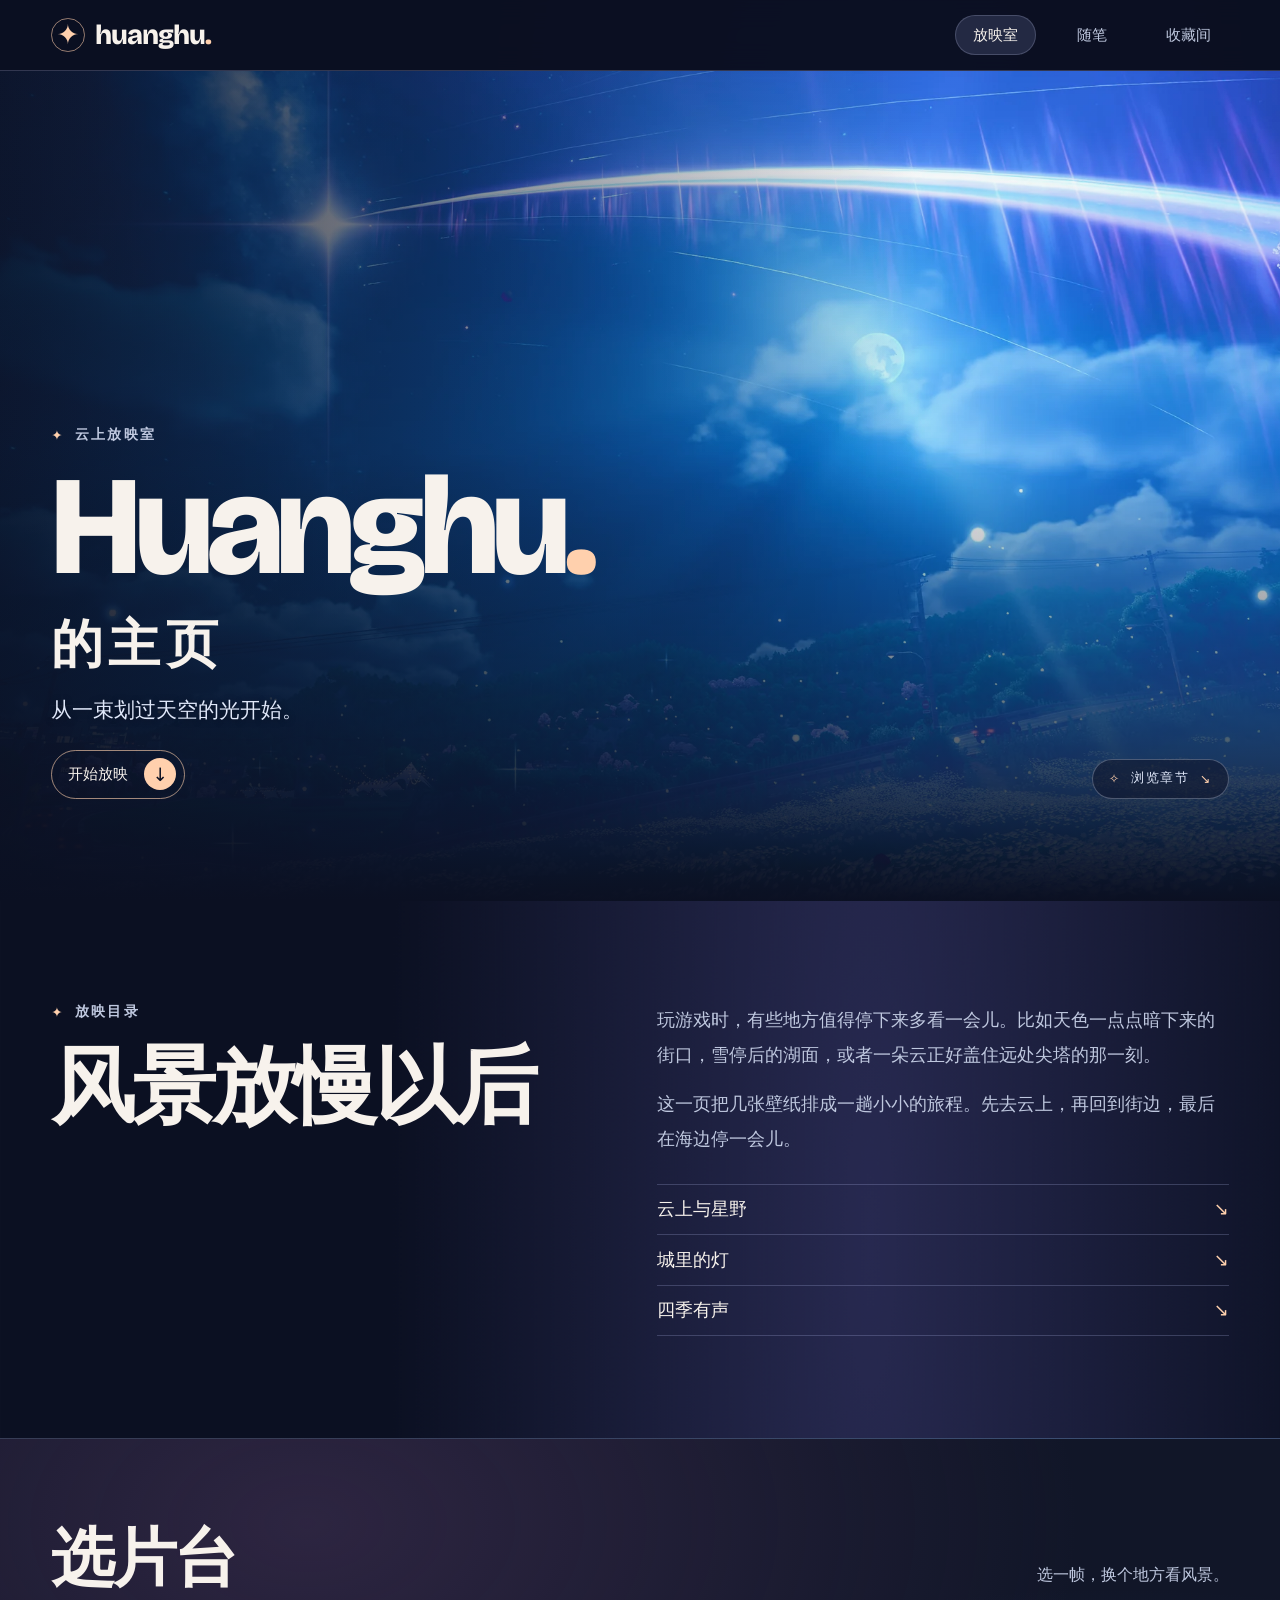
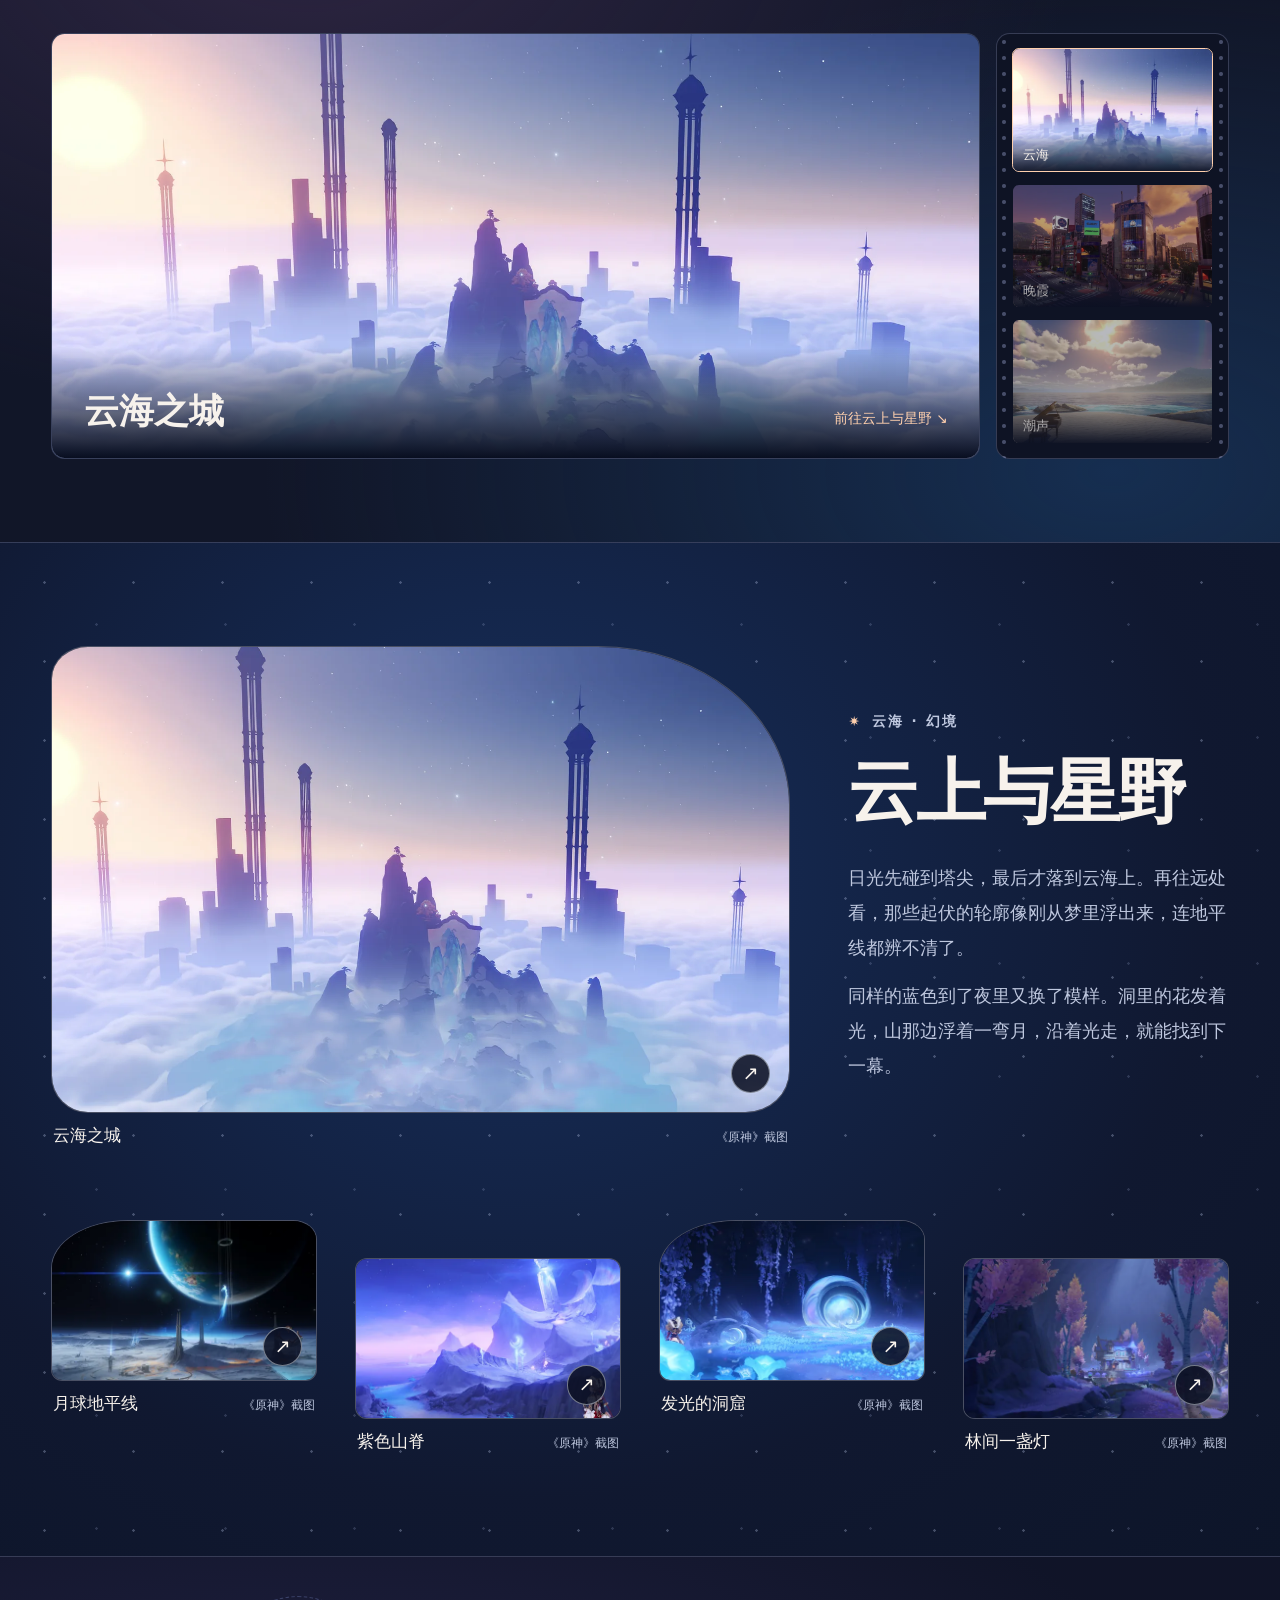
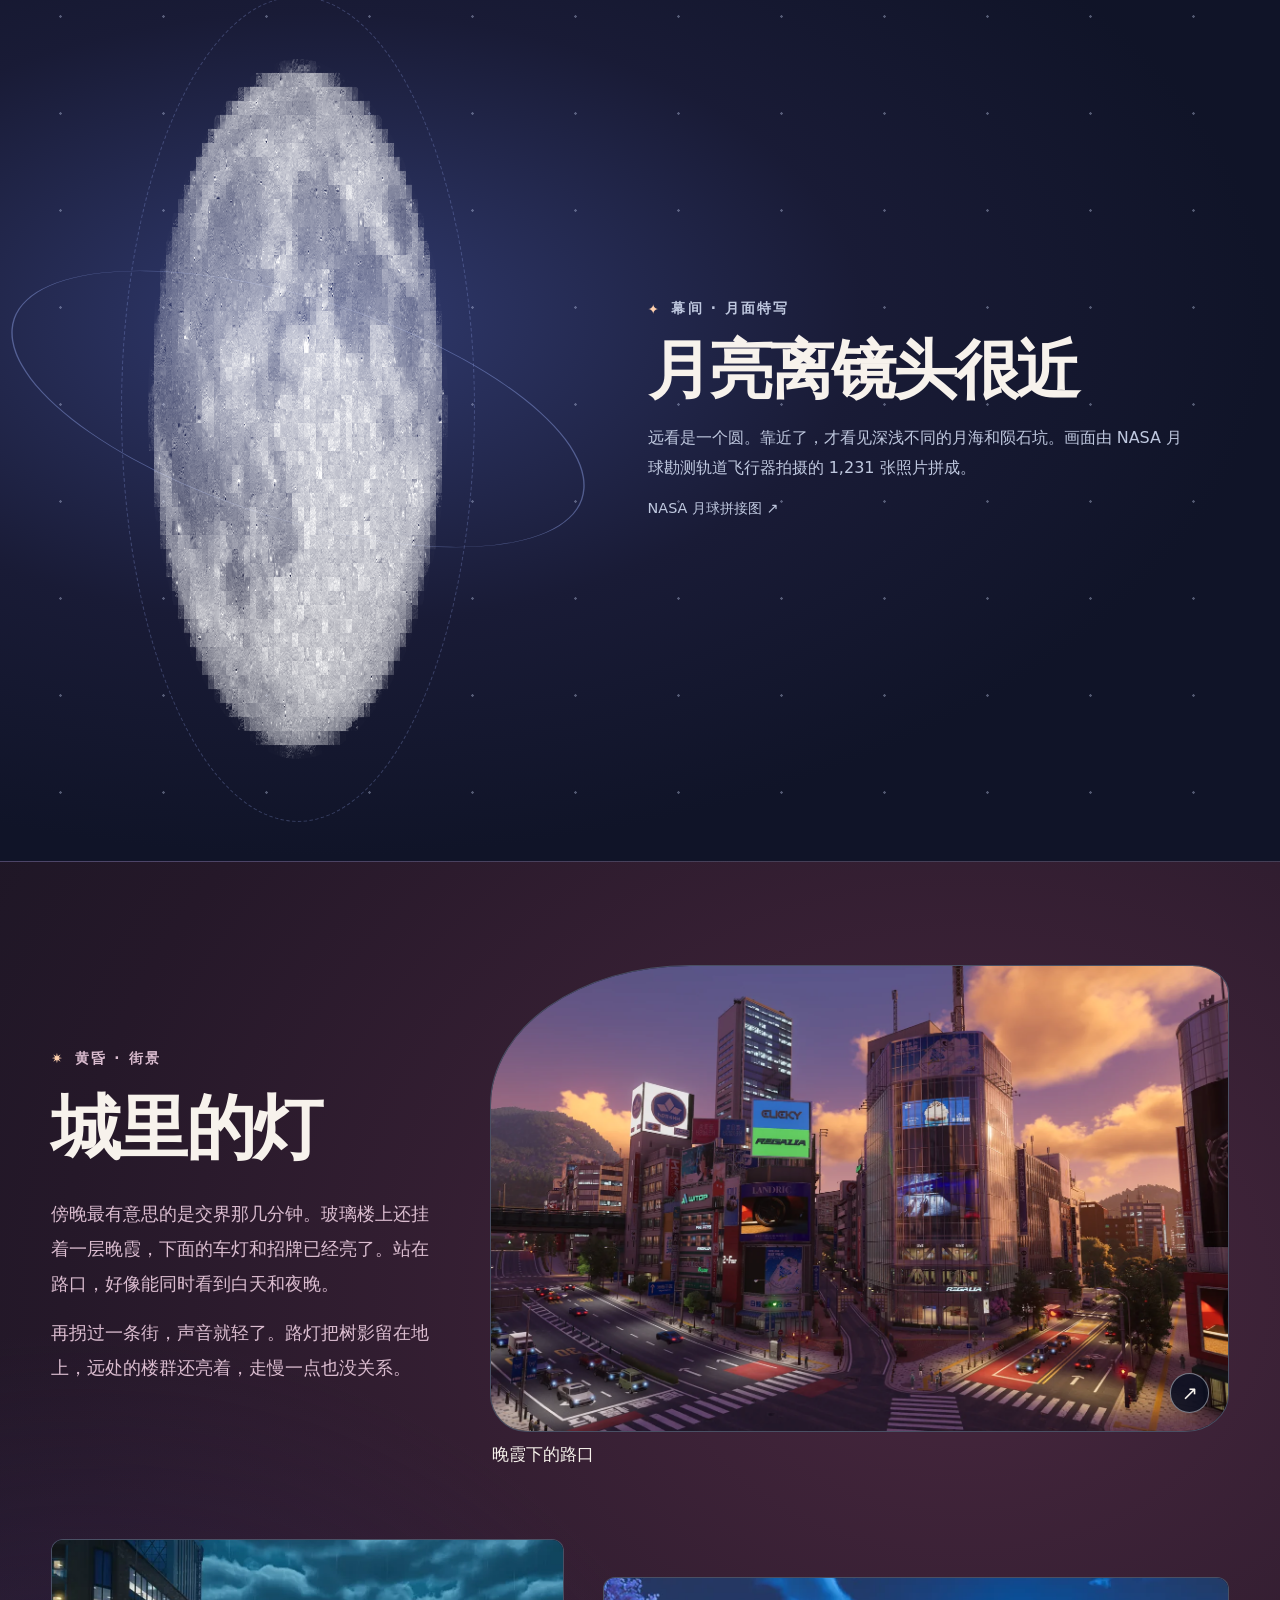
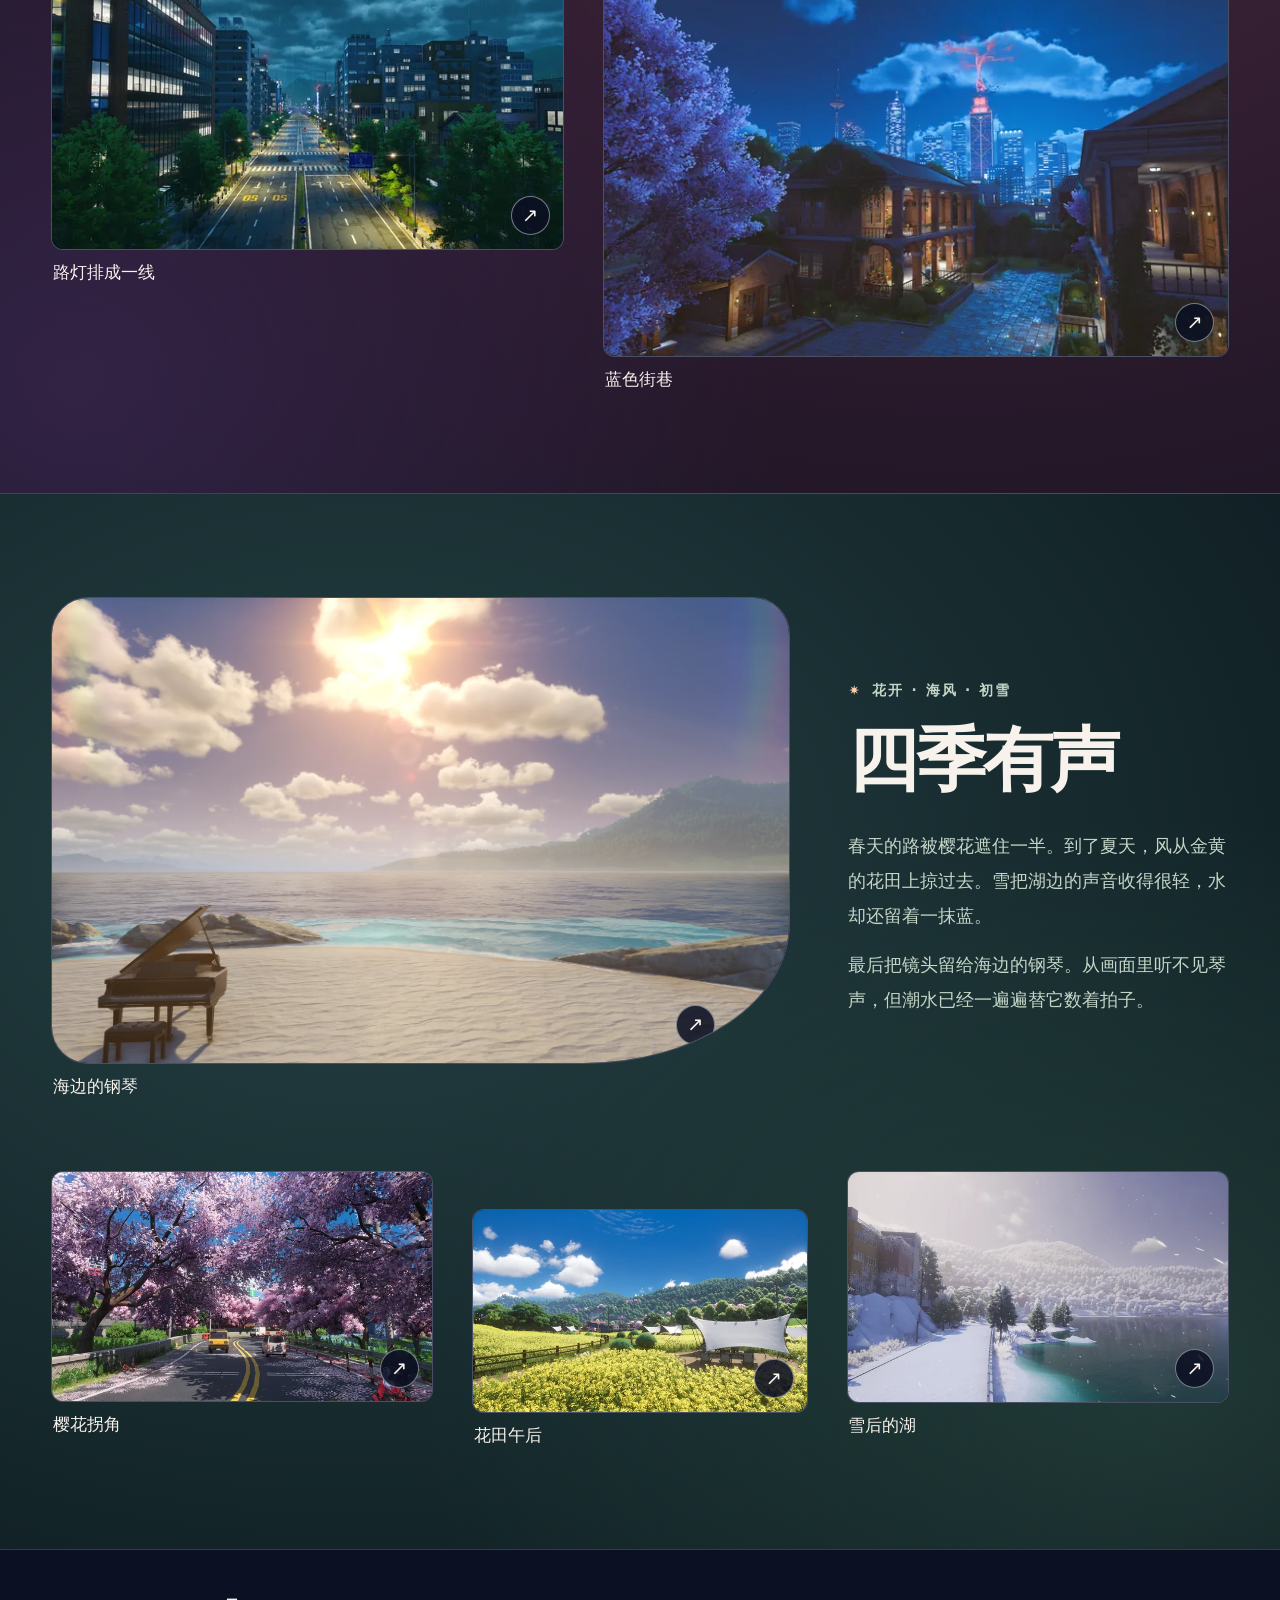
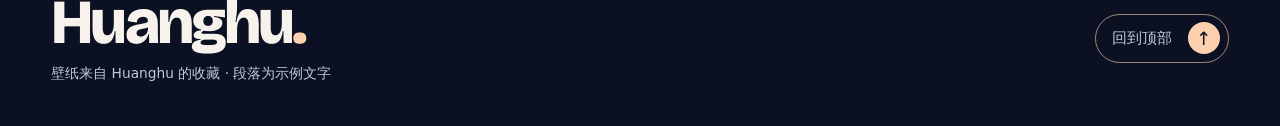
<file: index.html>
<!doctype html>
<html lang="zh-CN">
  <head>
    <meta charset="utf-8">
    <meta name="viewport" content="width=device-width, initial-scale=1">
    <meta name="theme-color" content="#0b1022">
    <meta name="description" content="Huanghu 的主页。翻看云海、城市夜色与四季风景。">
    <title>Huanghu 的主页 · 云上放映室</title>
    <link rel="stylesheet" href="style.css">
    <link rel="stylesheet" href="screening.css">
    <script src="gallery.js" defer></script>
  </head>
  <body id="top">
    <a class="skip-link" href="#main">跳到内容</a>
    <header class="site-header">
      <div class="shell header-inner">
        <a class="brand" href="#top" aria-label="Huanghu 的主页">
          <span class="brand-mark" aria-hidden="true">✦</span>
          <span>huanghu<span class="accent">.</span></span>
        </a>
        <nav aria-label="主导航">
          <a href="./" aria-current="page">放映室</a>
          <a href="notes.html">随笔</a>
          <a href="cabinet.html">收藏间</a>
        </nav>
      </div>
    </header>

    <main id="main">
      <section class="hero" aria-labelledby="homepage-title">
        <img class="hero-image" src="assets/wallpapers/starlight.webp"
          srcset="assets/wallpapers/starlight-small.webp 640w, assets/wallpapers/starlight.webp 1920w"
          sizes="100vw" width="1920" height="1176" fetchpriority="high"
          alt="一道闪光划过蓝色云层，照亮地平线前的花海。">
        <div class="shell hero-inner">
          <div>
            <p class="eyebrow"><span aria-hidden="true">✦</span> 云上放映室</p>
            <h1 id="homepage-title" aria-label="Huanghu 的主页">Huanghu<span class="accent">.</span><small>的主页</small></h1>
            <p class="hero-note">从一束划过天空的光开始。</p>
            <a class="pill" href="#projector">开始放映 <span aria-hidden="true">↓</span></a>
          </div>
          <a class="hero-caption" href="#scenes"><span aria-hidden="true">✧</span> 浏览章节 <span aria-hidden="true">↘</span></a>
        </div>
      </section>

      <section class="intro shell" id="scenes" aria-labelledby="intro-title">
        <div>
          <p class="eyebrow"><span aria-hidden="true">✦</span> 放映目录</p>
          <h2 id="intro-title">风景放慢以后</h2>
        </div>
        <div class="intro-copy">
          <p>玩游戏时，有些地方值得停下来多看一会儿。比如天色一点点暗下来的街口，雪停后的湖面，或者一朵云正好盖住远处尖塔的那一刻。</p>
          <p>这一页把几张壁纸排成一趟小小的旅程。先去云上，再回到街边，最后在海边停一会儿。</p>
          <nav class="chapter-nav" aria-label="放映目录">
            <a href="#sky">云上与星野 <span aria-hidden="true">↘</span></a>
            <a href="#city">城里的灯 <span aria-hidden="true">↘</span></a>
            <a href="#seasons">四季有声 <span aria-hidden="true">↘</span></a>
          </nav>
        </div>
      </section>

      <section class="projector" id="projector" aria-labelledby="projector-title">
        <div class="shell">
          <header class="projector-heading">
            <h2 id="projector-title">选片台</h2>
            <p>选一帧，换个地方看风景。</p>
          </header>
          <fieldset class="projector-controls">
            <legend class="visually-hidden">选择放映画面</legend>
            <div class="reel-options">
              <label class="reel-option">
                <input type="radio" name="screening" value="cloud" checked>
                <img src="assets/wallpapers/cloud-city-small.webp" width="640" height="352" alt="" loading="lazy">
                <span>云海</span>
              </label>
              <label class="reel-option">
                <input type="radio" name="screening" value="street">
                <img src="assets/wallpapers/city-sunset-small.webp" width="640" height="390" alt="" loading="lazy">
                <span>晚霞</span>
              </label>
              <label class="reel-option">
                <input type="radio" name="screening" value="shore">
                <img src="assets/wallpapers/piano-shore-small.webp" width="640" height="390" alt="" loading="lazy">
                <span>潮声</span>
              </label>
            </div>
            <div class="reel-screen">
              <figure class="reel-frame reel-cloud">
                <img src="assets/wallpapers/cloud-city.webp" width="1600" height="880" alt="淡金色的太阳照着云海中露出的尖塔。" loading="lazy">
                <figcaption><strong>云海之城</strong><a href="#sky">前往云上与星野 <span aria-hidden="true">↘</span></a></figcaption>
              </figure>
              <figure class="reel-frame reel-street">
                <img src="assets/wallpapers/city-sunset.webp" width="1600" height="975" alt="城市十字路口上方，晚霞映着街边的玻璃楼。" loading="lazy">
                <figcaption><strong>晚霞下的路口</strong><a href="#city">前往城里的灯 <span aria-hidden="true">↘</span></a></figcaption>
              </figure>
              <figure class="reel-frame reel-shore">
                <img src="assets/wallpapers/piano-shore.webp" width="1600" height="975" alt="海滩上的三角钢琴面朝阳光照亮的海湾。" loading="lazy">
                <figcaption><strong>海边的钢琴</strong><a href="#seasons">前往四季有声 <span aria-hidden="true">↘</span></a></figcaption>
              </figure>
            </div>
          </fieldset>
        </div>
      </section>

      <section class="chapter sky" id="sky" aria-labelledby="sky-title">
        <div class="shell">
          <div class="feature">
            <figure class="scene feature-art">
              <a class="scene-link" href="assets/wallpapers/cloud-city.webp" aria-label="查看《云海之城》大图">
                <img src="assets/wallpapers/cloud-city.webp"
                  srcset="assets/wallpapers/cloud-city-small.webp 640w, assets/wallpapers/cloud-city.webp 1600w"
                  sizes="(max-width: 740px) 92vw, 66vw" width="1600" height="880" loading="lazy"
                  alt="日光从左侧穿过云层，照亮浮在云海上的尖塔。">
                <span class="scene-arrow" aria-hidden="true">↗</span>
              </a>
              <figcaption><span class="scene-title">云海之城</span><span>《原神》截图</span></figcaption>
            </figure>
            <div class="chapter-copy">
              <p class="eyebrow"><span aria-hidden="true">✷</span> 云海 · 幻境</p>
              <h2 id="sky-title">云上与星野</h2>
              <p>日光先碰到塔尖，最后才落到云海上。再往远处看，那些起伏的轮廓像刚从梦里浮出来，连地平线都辨不清了。</p>
              <p>同样的蓝色到了夜里又换了模样。洞里的花发着光，山那边浮着一弯月，沿着光走，就能找到下一幕。</p>
            </div>
          </div>
          <div class="scene-grid sky-grid">
            <figure class="scene">
              <a class="scene-link" href="assets/wallpapers/moon-horizon.webp" aria-label="查看《月球地平线》大图">
                <img src="assets/wallpapers/moon-horizon-small.webp" width="640" height="324" loading="lazy" alt="巨大的蓝色星球从月面地平线升起。">
                <span class="scene-arrow" aria-hidden="true">↗</span>
              </a>
              <figcaption><span class="scene-title">月球地平线</span><span>《原神》截图</span></figcaption>
            </figure>
            <figure class="scene">
              <a class="scene-link" href="assets/wallpapers/violet-ridge.webp" aria-label="查看《紫色山脊》大图">
                <img src="assets/wallpapers/violet-ridge-small.webp" width="640" height="324" loading="lazy" alt="淡紫色天幕下，蓝色山谷通往亮起的山脊。">
                <span class="scene-arrow" aria-hidden="true">↗</span>
              </a>
              <figcaption><span class="scene-title">紫色山脊</span><span>《原神》截图</span></figcaption>
            </figure>
            <figure class="scene">
              <a class="scene-link" href="assets/wallpapers/blue-grotto.webp" aria-label="查看《发光的洞窟》大图">
                <img src="assets/wallpapers/blue-grotto-small.webp" width="640" height="324" loading="lazy" alt="蓝花遍地的洞窟里，一道圆形的光门藏在垂藤背后。">
                <span class="scene-arrow" aria-hidden="true">↗</span>
              </a>
              <figcaption><span class="scene-title">发光的洞窟</span><span>《原神》截图</span></figcaption>
            </figure>
            <figure class="scene">
              <a class="scene-link" href="assets/wallpapers/lantern-forest.webp" aria-label="查看《林间一盏灯》大图">
                <img src="assets/wallpapers/lantern-forest-small.webp" width="640" height="324" loading="lazy" alt="紫色树林深处透出一间小屋的灯光。">
                <span class="scene-arrow" aria-hidden="true">↗</span>
              </a>
              <figcaption><span class="scene-title">林间一盏灯</span><span>《原神》截图</span></figcaption>
            </figure>
          </div>
        </div>
      </section>

      <aside class="moon-interval" aria-labelledby="moon-interval-title">
        <div class="shell moon-inner">
          <div class="moon-orbit">
            <img src="assets/moon-mosaic.webp" width="700" height="700" alt="由月面照片拼合成的圆月，灰白色表面布满陨石坑。" loading="lazy">
          </div>
          <div class="moon-copy">
            <p class="eyebrow"><span aria-hidden="true">✦</span> 幕间 · 月面特写</p>
            <h2 id="moon-interval-title">月亮离镜头很近</h2>
            <p>远看是一个圆。靠近了，才看见深浅不同的月海和陨石坑。画面由 NASA 月球勘测轨道飞行器拍摄的 1,231 张照片拼成。</p>
            <a class="moon-source" href="https://science.nasa.gov/resource/moon-mosaic/">NASA 月球拼接图 <span aria-hidden="true">↗</span></a>
          </div>
        </div>
      </aside>

      <section class="chapter city" id="city" aria-labelledby="city-title">
        <div class="shell">
          <div class="feature">
            <figure class="scene feature-art">
              <a class="scene-link" href="assets/wallpapers/city-sunset.webp" aria-label="查看《晚霞下的路口》大图">
                <img src="assets/wallpapers/city-sunset.webp"
                  srcset="assets/wallpapers/city-sunset-small.webp 640w, assets/wallpapers/city-sunset.webp 1600w"
                  sizes="(max-width: 740px) 92vw, 66vw" width="1600" height="975" loading="lazy"
                  alt="金橙色的晚霞落在现代城市的路口，楼上的招牌刚刚亮起。">
                <span class="scene-arrow" aria-hidden="true">↗</span>
              </a>
              <figcaption><span class="scene-title">晚霞下的路口</span></figcaption>
            </figure>
            <div class="chapter-copy">
              <p class="eyebrow"><span aria-hidden="true">✷</span> 黄昏 · 街景</p>
              <h2 id="city-title">城里的灯</h2>
              <p>傍晚最有意思的是交界那几分钟。玻璃楼上还挂着一层晚霞，下面的车灯和招牌已经亮了。站在路口，好像能同时看到白天和夜晚。</p>
              <p>再拐过一条街，声音就轻了。路灯把树影留在地上，远处的楼群还亮着，走慢一点也没关系。</p>
            </div>
          </div>
          <div class="scene-grid city-grid">
            <figure class="scene">
              <a class="scene-link" href="assets/wallpapers/night-avenue.webp" aria-label="查看《路灯排成一线》大图">
                <img src="assets/wallpapers/night-avenue-small.webp" width="640" height="390" loading="lazy" alt="蓝灰色云层压在高楼上，路灯沿大道延伸至远处。">
                <span class="scene-arrow" aria-hidden="true">↗</span>
              </a>
              <figcaption><span class="scene-title">路灯排成一线</span></figcaption>
            </figure>
            <figure class="scene">
              <a class="scene-link" href="assets/wallpapers/blue-town.webp" aria-label="查看《蓝色街巷》大图">
                <img src="assets/wallpapers/blue-town-small.webp" width="640" height="390" loading="lazy" alt="深蓝夜空下，窄巷里暖色木屋的灯光与远处高楼相映。">
                <span class="scene-arrow" aria-hidden="true">↗</span>
              </a>
              <figcaption><span class="scene-title">蓝色街巷</span></figcaption>
            </figure>
          </div>
        </div>
      </section>

      <section class="chapter seasons" id="seasons" aria-labelledby="seasons-title">
        <div class="shell">
          <div class="feature">
            <figure class="scene feature-art">
              <a class="scene-link" href="assets/wallpapers/piano-shore.webp" aria-label="查看《海边的钢琴》大图">
                <img src="assets/wallpapers/piano-shore.webp"
                  srcset="assets/wallpapers/piano-shore-small.webp 640w, assets/wallpapers/piano-shore.webp 1600w"
                  sizes="(max-width: 740px) 92vw, 66vw" width="1600" height="975" loading="lazy"
                  alt="太阳从云缝间照在一架临海的钢琴上，远处是海湾和山。">
                <span class="scene-arrow" aria-hidden="true">↗</span>
              </a>
              <figcaption><span class="scene-title">海边的钢琴</span></figcaption>
            </figure>
            <div class="chapter-copy">
              <p class="eyebrow"><span aria-hidden="true">✷</span> 花开 · 海风 · 初雪</p>
              <h2 id="seasons-title">四季有声</h2>
              <p>春天的路被樱花遮住一半。到了夏天，风从金黄的花田上掠过去。雪把湖边的声音收得很轻，水却还留着一抹蓝。</p>
              <p>最后把镜头留给海边的钢琴。从画面里听不见琴声，但潮水已经一遍遍替它数着拍子。</p>
            </div>
          </div>
          <div class="scene-grid seasons-grid">
            <figure class="scene">
              <a class="scene-link" href="assets/wallpapers/cherry-road.webp" aria-label="查看《樱花拐角》大图">
                <img src="assets/wallpapers/cherry-road-small.webp" width="640" height="390" loading="lazy" alt="两排盛开的粉紫色樱花盖住道路上方的天空。">
                <span class="scene-arrow" aria-hidden="true">↗</span>
              </a>
              <figcaption><span class="scene-title">樱花拐角</span></figcaption>
            </figure>
            <figure class="scene">
              <a class="scene-link" href="assets/wallpapers/yellow-meadow.webp" aria-label="查看《花田午后》大图">
                <img src="assets/wallpapers/yellow-meadow-small.webp" width="640" height="390" loading="lazy" alt="蓝天下的黄色花田中有几处白色遮阳棚，远处是青山。">
                <span class="scene-arrow" aria-hidden="true">↗</span>
              </a>
              <figcaption><span class="scene-title">花田午后</span></figcaption>
            </figure>
            <figure class="scene">
              <a class="scene-link" href="assets/wallpapers/snow-lake.webp" aria-label="查看《雪后的湖》大图">
                <img src="assets/wallpapers/snow-lake-small.webp" width="640" height="390" loading="lazy" alt="翠色湖水贴着积雪的步道，远处山林覆着白雪。">
                <span class="scene-arrow" aria-hidden="true">↗</span>
              </a>
              <figcaption><span class="scene-title">雪后的湖</span></figcaption>
            </figure>
          </div>
        </div>
      </section>
    </main>

    <footer class="site-footer">
      <div class="shell footer-inner">
        <div>
          <p class="footer-brand">Huanghu<span class="accent">.</span></p>
          <p>壁纸来自 Huanghu 的收藏 · 段落为示例文字</p>
        </div>
        <a class="pill" href="#top">回到顶部 <span aria-hidden="true">↑</span></a>
      </div>
    </footer>

    <dialog class="gallery" aria-labelledby="gallery-title">
      <div class="gallery-content">
        <form method="dialog">
          <button class="gallery-close" aria-label="关闭大图" autofocus>×</button>
        </form>
        <img class="gallery-image" alt="">
        <div class="gallery-controls">
          <button class="gallery-previous" type="button" aria-label="上一幅">←</button>
          <div class="gallery-caption" aria-live="polite">
            <p id="gallery-title"></p>
            <p class="gallery-count"></p>
          </div>
          <button class="gallery-next" type="button" aria-label="下一幅">→</button>
        </div>
      </div>
    </dialog>
  </body>
</html>
</file>
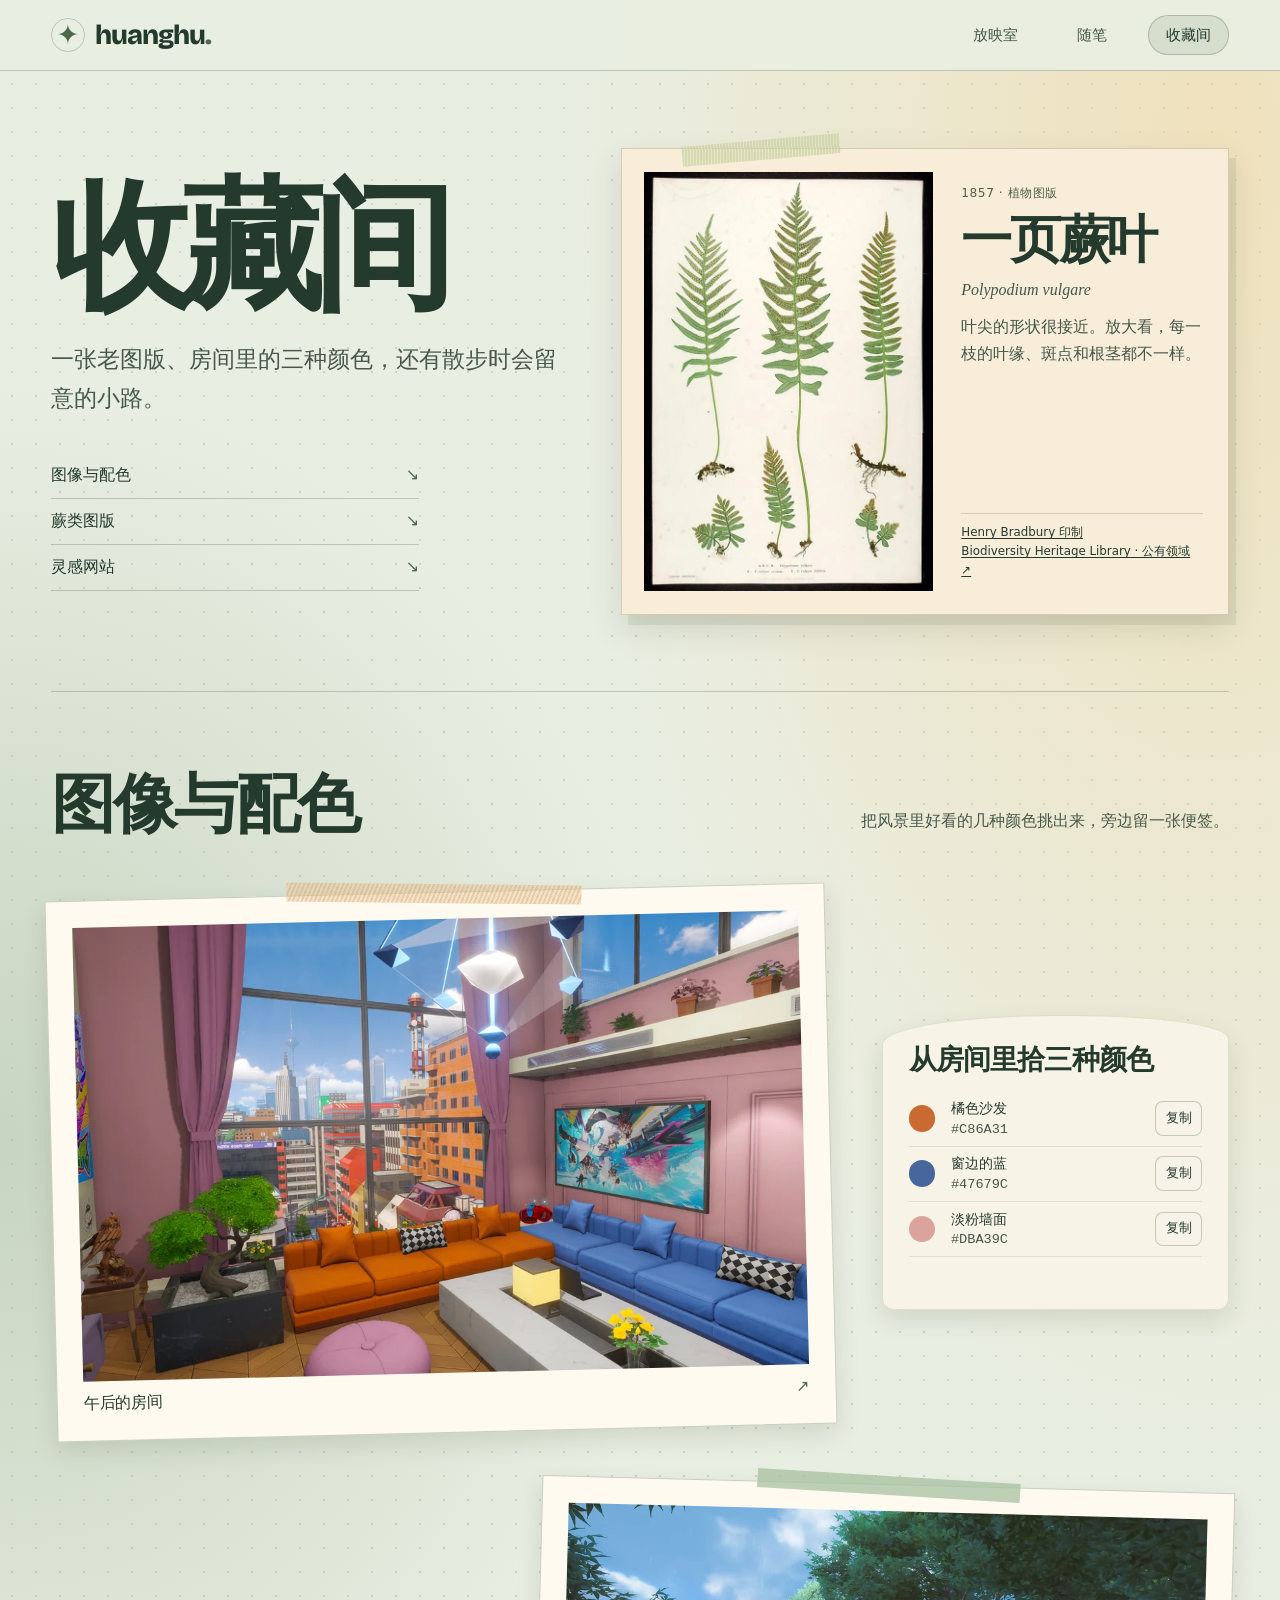
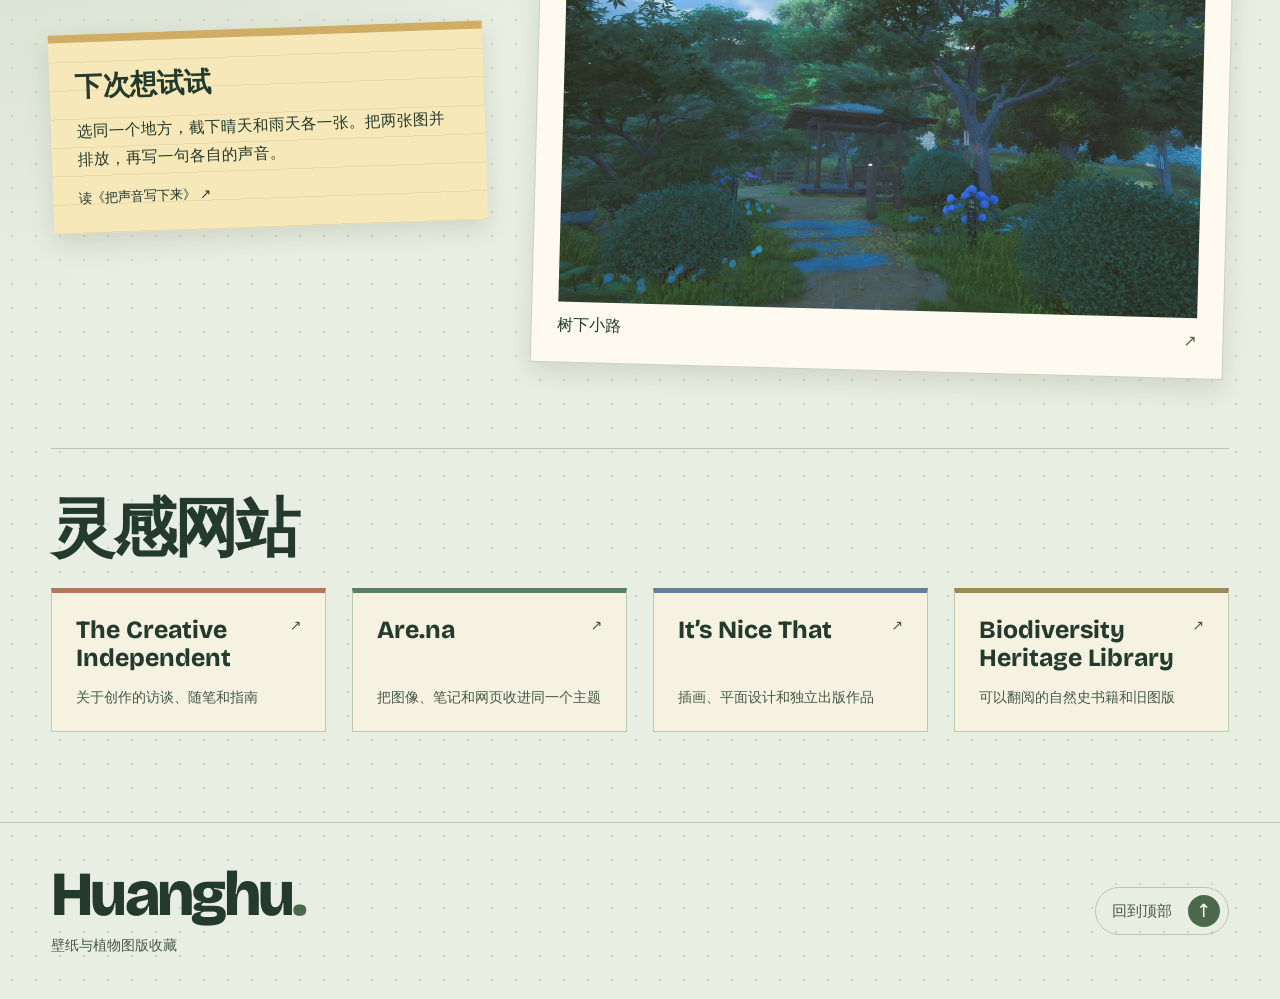
<file: cabinet.html>
<!doctype html>
<html lang="zh-CN">
  <head>
    <meta charset="utf-8">
    <meta name="viewport" content="width=device-width, initial-scale=1">
    <meta name="theme-color" content="#e9eee2">
    <meta name="description" content="Huanghu 的收藏间，收录植物图版、壁纸片段、配色和灵感网站。">
    <title>收藏间 · Huanghu</title>
    <link rel="stylesheet" href="style.css">
    <link rel="stylesheet" href="rooms.css">
    <link rel="stylesheet" href="cabinet-extras.css">
    <script src="cabinet.js" defer></script>
  </head>
  <body class="cabinet" id="top">
    <a class="skip-link" href="#main">跳到内容</a>
    <header class="site-header">
      <div class="shell header-inner">
        <a class="brand" href="./" aria-label="Huanghu 的主页">
          <span class="brand-mark" aria-hidden="true">✦</span>
          <span>huanghu<span class="accent">.</span></span>
        </a>
        <nav aria-label="主导航">
          <a href="./">放映室</a>
          <a href="notes.html">随笔</a>
          <a href="cabinet.html" aria-current="page">收藏间</a>
        </nav>
      </div>
    </header>
    <main id="main" class="shell">
      <header class="cabinet-masthead cabinet-display">
        <div>
          <h1>收藏间</h1>
          <p>一张老图版、房间里的三种颜色，还有散步时会留意的小路。</p>
          <nav aria-label="收藏目录">
            <a href="#board">图像与配色 <span aria-hidden="true">↘</span></a>
            <a href="#specimen">蕨类图版 <span aria-hidden="true">↘</span></a>
            <a href="#links">灵感网站 <span aria-hidden="true">↘</span></a>
          </nav>
        </div>
        <figure id="specimen" class="specimen" aria-labelledby="specimen-title">
          <a href="assets/fern-plate.webp" class="specimen-image" aria-label="查看蕨类图版大图">
            <img src="assets/fern-plate.webp" width="600" height="870" fetchpriority="high" alt="泛黄纸面上，一组绿色蕨叶按大小排开，保留了细小的叶片和根茎。">
          </a>
          <figcaption>
            <div>
              <p class="specimen-date">1857 · 植物图版</p>
              <h2 id="specimen-title">一页蕨叶</h2>
              <p class="botanical-name" lang="la">Polypodium vulgare</p>
              <p>叶尖的形状很接近。放大看，每一枝的叶缘、斑点和根茎都不一样。</p>
            </div>
            <a class="specimen-credit" href="https://commons.wikimedia.org/wiki/File:The_ferns_of_Great_Britain_and_Ireland_(Plate_I)_BHL301689.jpg">Henry Bradbury 印制<br>Biodiversity Heritage Library · 公有领域 <span aria-hidden="true">↗</span></a>
          </figcaption>
        </figure>
      </header>
      <section id="board" aria-labelledby="board-title">
        <div class="collection-heading">
          <h2 id="board-title">图像与配色</h2>
          <p>把风景里好看的几种颜色挑出来，旁边留一张便签。</p>
        </div>
        <div class="board">
          <figure class="board-photo room-photo">
            <a href="assets/wallpapers/afternoon-room.webp" aria-label="查看午后的房间大图">
              <img src="assets/wallpapers/afternoon-room.webp" width="1000" height="625" alt="粉色墙面、橙色沙发和蓝色沙发围成一间阳光充足的客厅。">
            </a>
            <figcaption>午后的房间 <span aria-hidden="true">↗</span></figcaption>
          </figure>
          <section class="palette" aria-labelledby="palette-title">
            <h3 id="palette-title">从房间里拾三种颜色</h3>
            <ul>
              <li>
                <span class="swatch swatch-orange" aria-hidden="true"></span>
                <span>橘色沙发 <code>#C86A31</code></span>
                <button type="button" aria-label="复制橘色沙发色号" hidden>复制</button>
              </li>
              <li>
                <span class="swatch swatch-blue" aria-hidden="true"></span>
                <span>窗边的蓝 <code>#47679C</code></span>
                <button type="button" aria-label="复制窗边的蓝色号" hidden>复制</button>
              </li>
              <li>
                <span class="swatch swatch-pink" aria-hidden="true"></span>
                <span>淡粉墙面 <code>#DBA39C</code></span>
                <button type="button" aria-label="复制淡粉墙面色号" hidden>复制</button>
              </li>
            </ul>
            <p class="palette-status" role="status" hidden></p>
          </section>
          <figure class="board-photo garden-photo">
            <a href="assets/wallpapers/garden-path.webp" aria-label="查看树下小路大图">
              <img src="assets/wallpapers/garden-path.webp" width="1000" height="625" loading="lazy" alt="青绿色树冠下，石板小径被几丛蓝花围住。">
            </a>
            <figcaption>树下小路 <span aria-hidden="true">↗</span></figcaption>
          </figure>
          <section class="board-note" aria-labelledby="board-note-title">
            <h3 id="board-note-title">下次想试试</h3>
            <p>选同一个地方，截下晴天和雨天各一张。把两张图并排放，再写一句各自的声音。</p>
            <a href="notes.html#sound">读《把声音写下来》 <span aria-hidden="true">↗</span></a>
          </section>
        </div>
      </section>
      <section id="links" class="link-shelf" aria-labelledby="links-title">
        <h2 id="links-title">灵感网站</h2>
        <div class="link-cards">
          <a href="https://thecreativeindependent.com/" class="reading-card">
            <strong lang="en">The Creative Independent</strong>
            <span>关于创作的访谈、随笔和指南</span><span aria-hidden="true">↗</span>
          </a>
          <a href="https://www.are.na/" class="reading-card">
            <strong lang="en">Are.na</strong>
            <span>把图像、笔记和网页收进同一个主题</span><span aria-hidden="true">↗</span>
          </a>
          <a href="https://www.itsnicethat.com/" class="reading-card">
            <strong lang="en">It’s Nice That</strong>
            <span>插画、平面设计和独立出版作品</span><span aria-hidden="true">↗</span>
          </a>
          <a href="https://about.biodiversitylibrary.org/" class="reading-card">
            <strong lang="en">Biodiversity Heritage Library</strong>
            <span>可以翻阅的自然史书籍和旧图版</span><span aria-hidden="true">↗</span>
          </a>
        </div>
      </section>
    </main>
    <footer class="site-footer">
      <div class="shell footer-inner">
        <div><p class="footer-brand">Huanghu<span class="accent">.</span></p><p>壁纸与植物图版收藏</p></div>
        <a class="pill" href="#top">回到顶部 <span aria-hidden="true">↑</span></a>
      </div>
    </footer>
  </body>
</html>
</file>
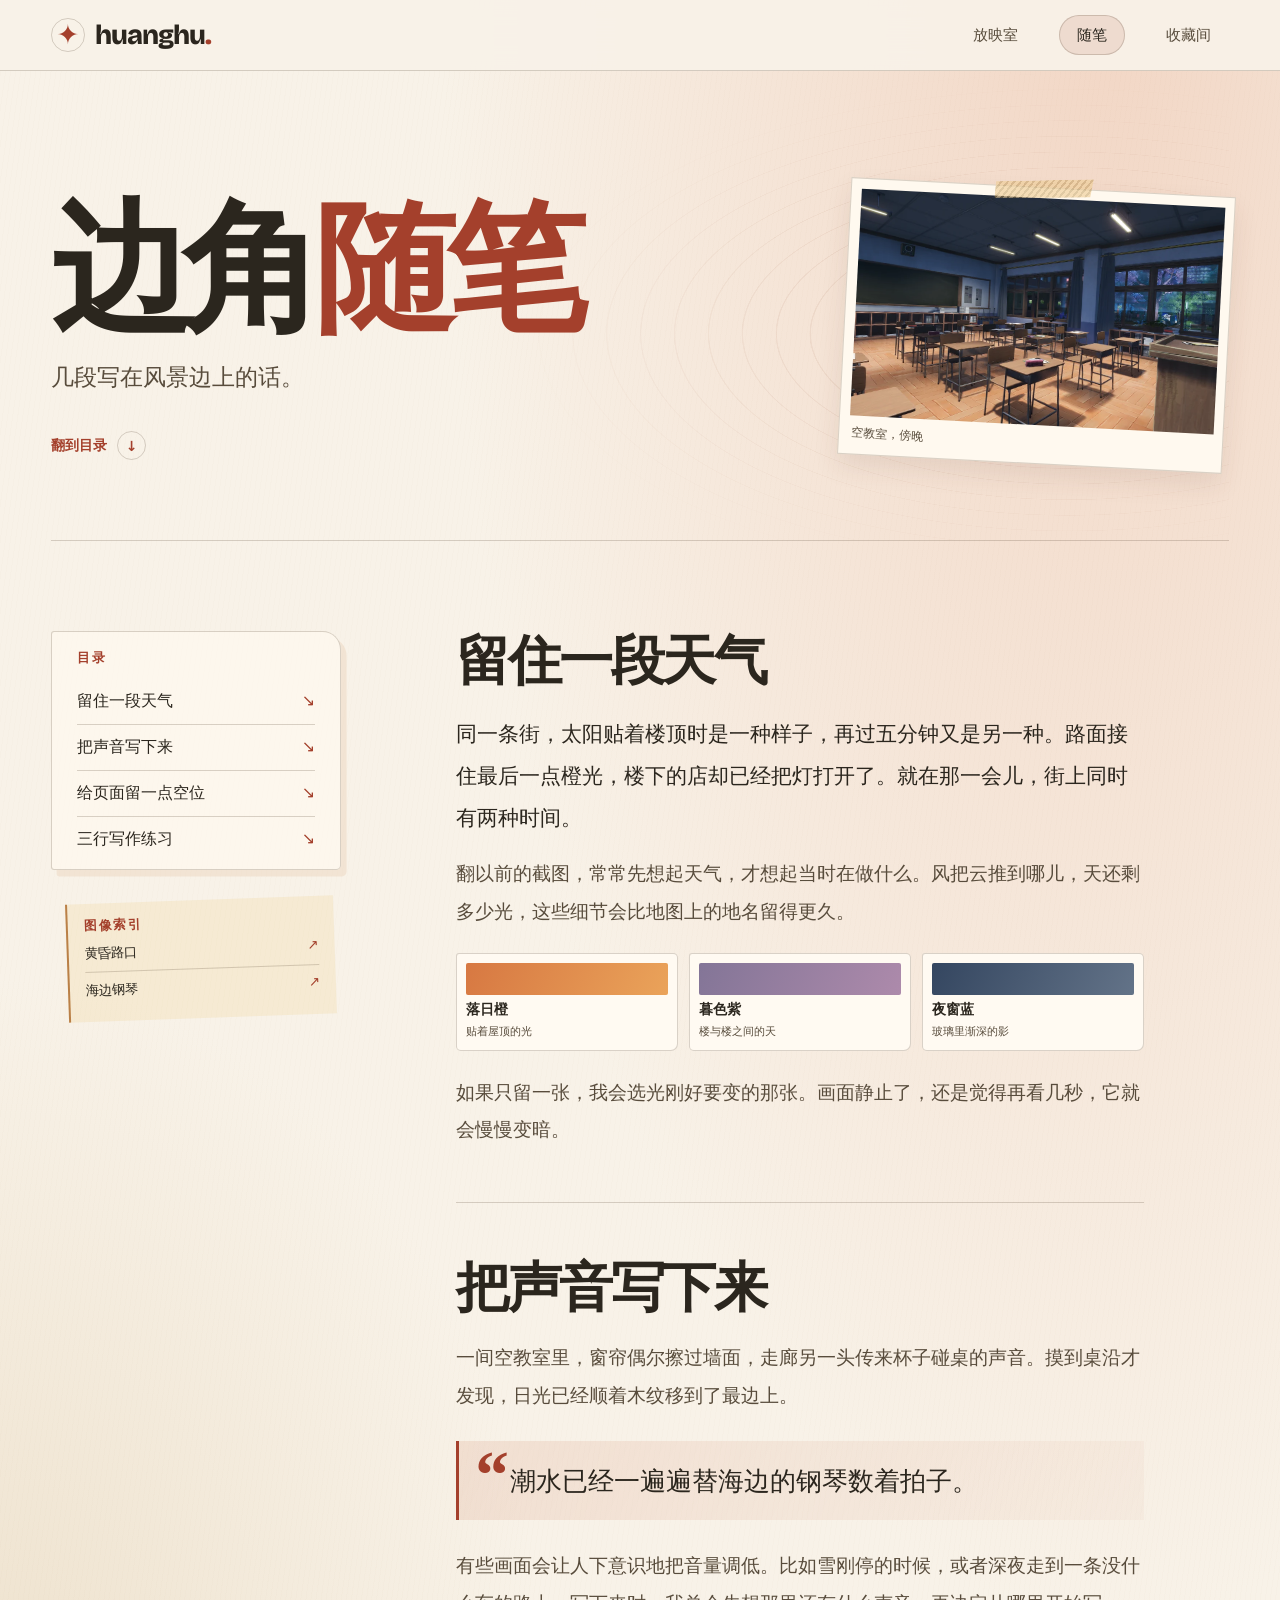
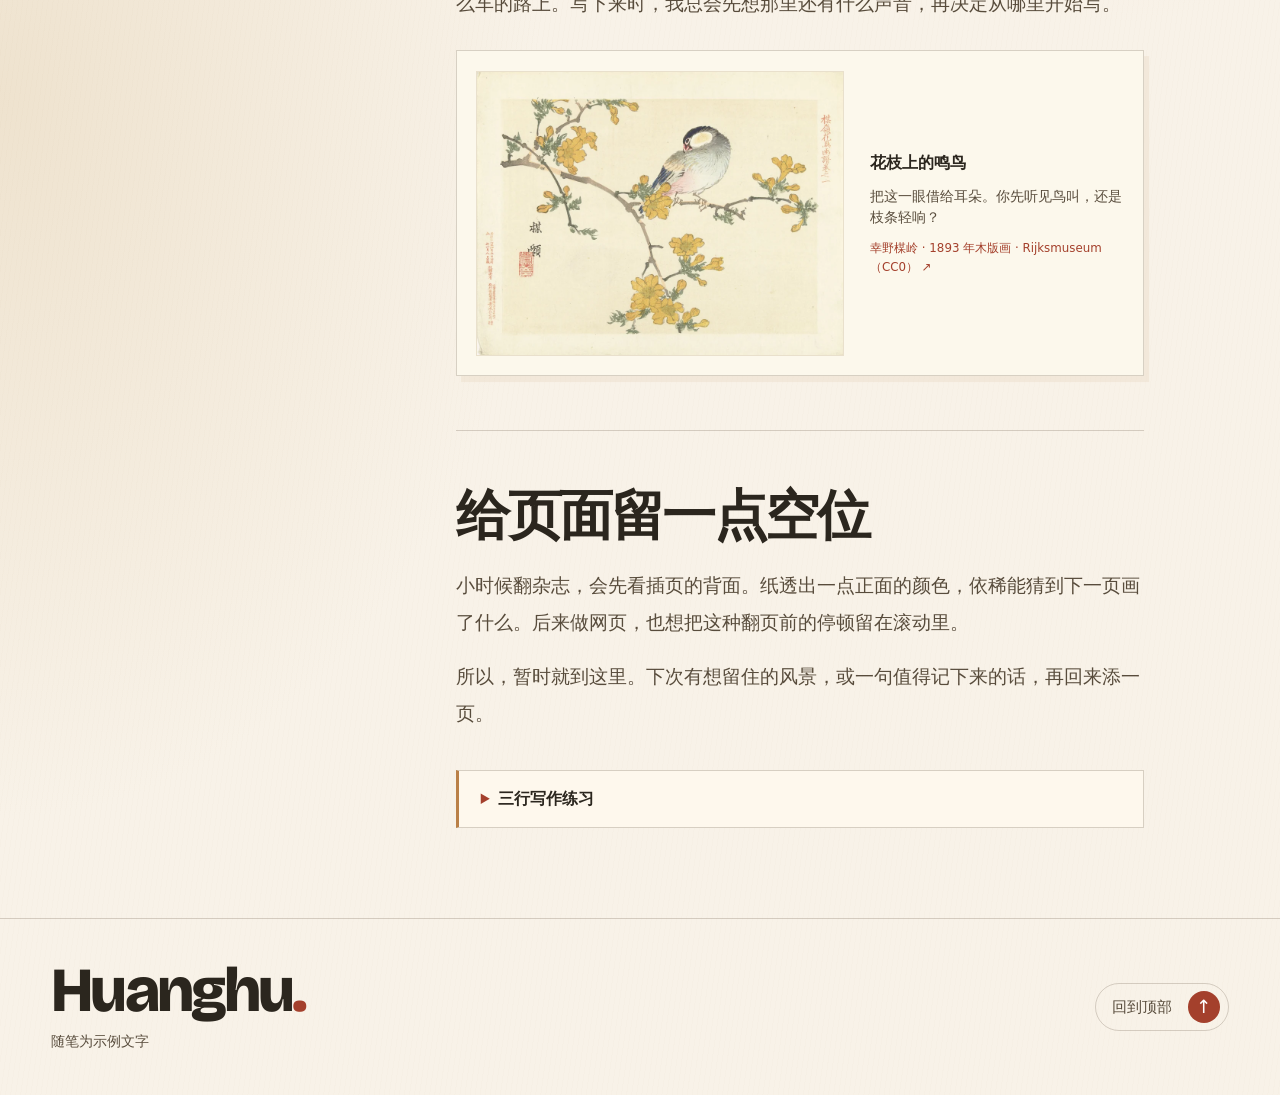
<file: notes.html>
<!doctype html>
<html lang="zh-CN">
  <head>
    <meta charset="utf-8">
    <meta name="viewport" content="width=device-width, initial-scale=1">
    <meta name="theme-color" content="#f6f0e6">
    <meta name="description" content="Huanghu 的随笔，关于声音、风景和一直想留下的小事。">
    <title>随笔 · Huanghu</title>
    <link rel="stylesheet" href="style.css">
    <link rel="stylesheet" href="rooms.css">
    <link rel="stylesheet" href="notes-extras.css">
  </head>
  <body class="notebook" id="top">
    <a class="skip-link" href="#main">跳到内容</a>
    <header class="site-header">
      <div class="shell header-inner">
        <a class="brand" href="./" aria-label="Huanghu 的主页">
          <span class="brand-mark" aria-hidden="true">✦</span>
          <span>huanghu<span class="accent">.</span></span>
        </a>
        <nav aria-label="主导航">
          <a href="./">放映室</a>
          <a href="notes.html" aria-current="page">随笔</a>
          <a href="cabinet.html">收藏间</a>
        </nav>
      </div>
    </header>
    <main id="main" class="shell">
      <section class="notes-masthead" aria-labelledby="notes-title">
        <div>
          <h1 id="notes-title">边角<span>随笔</span></h1>
          <p>几段写在风景边上的话。</p>
          <a class="notes-start" href="#notes-contents">翻到目录 <span aria-hidden="true">↓</span></a>
        </div>
        <figure class="paper-photo">
          <img src="assets/wallpapers/empty-classroom.webp" width="1000" height="625" alt="窗外天色渐暗，空教室里的课桌仍落着暖光。">
          <figcaption>空教室，傍晚</figcaption>
        </figure>
      </section>
      <div class="notes-layout">
        <aside class="notes-index">
          <nav id="notes-contents" aria-label="随笔目录">
            <p>目录</p>
            <a href="#weather">留住一段天气 <span aria-hidden="true">↘</span></a>
            <a href="#sound">把声音写下来 <span aria-hidden="true">↘</span></a>
            <a href="#blank">给页面留一点空位 <span aria-hidden="true">↘</span></a>
            <a href="#writing-prompt">三行写作练习 <span aria-hidden="true">↘</span></a>
          </nav>
          <div class="margin-slip">
            <p>图像索引</p>
            <a href="./#city">黄昏路口 <span aria-hidden="true">↗</span></a>
            <a href="./#seasons">海边钢琴 <span aria-hidden="true">↗</span></a>
          </div>
        </aside>
        <div class="essays">
          <article id="weather">
            <h2>留住一段天气</h2>
            <p class="essay-lede">同一条街，太阳贴着楼顶时是一种样子，再过五分钟又是另一种。路面接住最后一点橙光，楼下的店却已经把灯打开了。就在那一会儿，街上同时有两种时间。</p>
            <p>翻以前的截图，常常先想起天气，才想起当时在做什么。风把云推到哪儿，天还剩多少光，这些细节会比地图上的地名留得更久。</p>
            <dl class="weather-swatches" aria-label="从黄昏到入夜的配色">
              <div><dt>落日橙</dt><dd>贴着屋顶的光</dd></div>
              <div><dt>暮色紫</dt><dd>楼与楼之间的天</dd></div>
              <div><dt>夜窗蓝</dt><dd>玻璃里渐深的影</dd></div>
            </dl>
            <p>如果只留一张，我会选光刚好要变的那张。画面静止了，还是觉得再看几秒，它就会慢慢变暗。</p>
          </article>
          <article id="sound">
            <h2>把声音写下来</h2>
            <p>一间空教室里，窗帘偶尔擦过墙面，走廊另一头传来杯子碰桌的声音。摸到桌沿才发现，日光已经顺着木纹移到了最边上。</p>
            <blockquote><span aria-hidden="true">“</span>潮水已经一遍遍替海边的钢琴数着拍子。</blockquote>
            <p>有些画面会让人下意识地把音量调低。比如雪刚停的时候，或者深夜走到一条没什么车的路上。写下来时，我总会先想那里还有什么声音，再决定从哪里开始写。</p>
            <figure class="woodcut-figure">
              <img src="assets/bairei-bird.webp" width="960" height="742" loading="lazy" alt="一只灰羽鸣禽停在开满黄花的枝头，纸上留有朱红题印。">
              <figcaption>
                <strong>花枝上的鸣鸟</strong>
                <span>把这一眼借给耳朵。你先听见鸟叫，还是枝条轻响？</span>
                <a href="https://commons.wikimedia.org/wiki/File:Zangvogel_op_bloeiende_tak_Bairei%60s_bloemen-_en_vogelschetsen_(serietitel)_Barei_kacho_gafu_(serietitel_op_object),_RP-P-2004-508A-2.jpg">幸野楳岭 · 1893 年木版画 · Rijksmuseum（CC0） <span aria-hidden="true">↗</span></a>
              </figcaption>
            </figure>
          </article>
          <article id="blank">
            <h2>给页面留一点空位</h2>
            <p>小时候翻杂志，会先看插页的背面。纸透出一点正面的颜色，依稀能猜到下一页画了什么。后来做网页，也想把这种翻页前的停顿留在滚动里。</p>
            <p>所以，暂时就到这里。下次有想留住的风景，或一句值得记下来的话，再回来添一页。</p>
          </article>
          <details class="writing-prompt" id="writing-prompt">
            <summary>三行写作练习</summary>
            <ol>
              <li>写下你看到的第一种颜色。</li>
              <li>写下这幅画面里最远的一种声音。</li>
              <li>想象五分钟后，有什么会变？</li>
            </ol>
            <a href="./#scenes">去放映室选一张图 <span aria-hidden="true">↗</span></a>
          </details>
        </div>
      </div>
    </main>
    <footer class="site-footer">
      <div class="shell footer-inner">
        <div><p class="footer-brand">Huanghu<span class="accent">.</span></p><p>随笔为示例文字</p></div>
        <a class="pill" href="#top">回到顶部 <span aria-hidden="true">↑</span></a>
      </div>
    </footer>
  </body>
</html>
</file>
<file: style.css>
@font-face {
  font-family: "Bricolage Grotesque";
  src: url("assets/bricolage-grotesque.woff2") format("woff2");
  font-weight: 400 800;
  font-display: swap;
}

:root {
  color-scheme: dark;
  --ink: #0b1022;
  --paper: #f7f2ec;
  --mist: #bfc8df;
  --peach: #ffd0ad;
  --line: #bdcafa38;
  --display: "Bricolage Grotesque", "Microsoft YaHei", system-ui, sans-serif;
  font-family: "Microsoft YaHei", "PingFang SC", system-ui, sans-serif;
  color: var(--paper);
  background: var(--ink);
  scroll-behavior: smooth;
  scroll-padding-block-start: 5.3rem;
}

*, *::before, *::after { box-sizing: border-box; }
body, figure, h1, h2, p { margin: 0; }
img { display: block; max-width: 100%; }
a { color: inherit; text-decoration: none; }
button { font: inherit; color: inherit; cursor: pointer; }
:focus-visible { outline: 2px solid var(--peach); outline-offset: 5px; }

.shell {
  width: min(92%, 94rem);
  margin-inline: auto;
}

.skip-link {
  position: fixed;
  z-index: 5;
  inset: 1rem auto auto 1rem;
  padding: .7rem 1rem;
  background: var(--paper);
  color: var(--ink);
  transform: translateY(-250%);
}
.skip-link:focus { transform: none; }

.site-header {
  position: sticky;
  z-index: 3;
  top: 0;
  background: #0b1022ee;
  border-bottom: 1px solid var(--line);
  backdrop-filter: blur(14px);
}

.header-inner {
  min-height: 4.4rem;
  display: flex;
  justify-content: space-between;
  align-items: center;
}

.brand {
  display: inline-flex;
  align-items: center;
  gap: .62rem;
  font: 800 clamp(1.22rem, 2.9vw, 1.7rem) / 1 var(--display);
  letter-spacing: -.035em;
}

.brand-mark {
  display: grid;
  place-items: center;
  width: 2.1rem;
  height: 2.1rem;
  border: 1px solid #ffd0ad90;
  border-radius: 50%;
  color: var(--peach);
  letter-spacing: 0;
}

.accent { color: var(--peach); }

.site-header nav {
  display: flex;
  gap: clamp(.18rem, 1.8vw, 1.45rem);
  color: var(--mist);
}

.site-header nav a {
  padding: .58rem clamp(.6rem, 1.4vw, 1.3rem);
  white-space: nowrap;
  border-radius: 99rem;
  font-size: clamp(.76rem, 2.3vw, .95rem);
}
.site-header nav a:hover { color: var(--peach); }
.site-header nav a[aria-current="page"] {
  color: var(--paper);
  background: #a8bcff26;
  box-shadow: inset 0 0 0 1px #d4dcff33;
}

.hero {
  position: relative;
  isolation: isolate;
  display: grid;
  align-items: end;
  min-height: clamp(38rem, calc(100svh - 4.4rem), 67rem);
  overflow: clip;
  background: #123458;
}

.hero-image, .hero::after {
  position: absolute;
  inset: 0;
  width: 100%;
  height: 100%;
}

.hero-image { z-index: -2; object-fit: cover; object-position: center 47%; }

.hero::after {
  z-index: -1;
  background:
    linear-gradient(0deg, #0b1022 0%, #0b102208 54%),
    linear-gradient(90deg, #0a1022dc 0%, #0a10228a 31%, transparent 72%);
  content: "";
}

.hero-inner {
  padding-block: 5rem clamp(4.3rem, 8vw, 7.3rem);
  display: flex;
  align-items: end;
  justify-content: space-between;
  gap: 1rem;
}

.eyebrow {
  display: flex;
  align-items: center;
  gap: .64rem;
  margin-bottom: 1.1rem;
  color: var(--mist);
  font-size: .85rem;
  font-weight: 600;
  letter-spacing: .16em;
}

.eyebrow span, .hero-caption span { color: var(--peach); }

.hero h1 {
  font: 800 clamp(4rem, 11vw, 12rem) / .92 var(--display);
  letter-spacing: -.045em;
}

.hero h1 small {
  display: block;
  margin-top: .45em;
  font: 800 clamp(1.65rem, 4.1vw, 4.7rem) / 1.1 "Microsoft YaHei", "PingFang SC", sans-serif;
  letter-spacing: .1em;
}

.hero-note {
  margin-block: 1.45rem 1.65rem;
  color: #e0e8fa;
  font-size: clamp(1rem, 1.7vw, 1.3rem);
  text-shadow: 0 1px 6px var(--ink);
}

.pill {
  display: inline-flex;
  align-items: center;
  gap: 1rem;
  padding: .45rem .5rem .45rem 1rem;
  border: 1px solid #ffd0ad9e;
  border-radius: 99rem;
  font-size: .91rem;
  width: max-content;
}

.pill span {
  display: grid;
  place-items: center;
  width: 2rem;
  height: 2rem;
  border-radius: 50%;
  color: var(--ink);
  background: var(--peach);
  font-size: 1.15rem;
}
.pill:hover { background: #ffd0ad26; }

.hero-caption { color: #e0e8fa; font-size: .79rem; letter-spacing: .12em; white-space: nowrap; }

.intro {
  display: grid;
  grid-template-columns: 1fr 1.08fr;
  gap: clamp(1.7rem, 6vw, 7rem);
  padding-block: clamp(3.75rem, 8vw, 8rem);
}

body:has(.hero) {
  background:
    radial-gradient(ellipse at 68% 19%, #272950 0%, transparent 30rem),
    var(--ink);
}

h2 {
  font-size: clamp(2.55rem, 6.6vw, 6.85rem);
  letter-spacing: -.04em;
  line-height: 1.12;
}

.intro-copy, .chapter-copy {
  font-size: clamp(.99rem, 1.4vw, 1.17rem);
  line-height: 1.95;
}

.intro-copy p + p, .chapter-copy p + p { margin-top: .85rem; }

.chapter-nav { margin-top: 1.7rem; border-bottom: 1px solid var(--line); }

.chapter-nav a {
  display: flex;
  justify-content: space-between;
  align-items: center;
  min-height: 3.15rem;
  border-top: 1px solid var(--line);
}

.chapter-nav span { color: var(--peach); }
.chapter-nav a:hover { color: var(--peach); }

.chapter {
  padding-block: clamp(4rem, 8vw, 8.75rem);
  border-top: 1px solid var(--line);
}

.sky {
  background:
    radial-gradient(circle, #d1ddff45 1px, transparent 1.5px) 0 0 / 89px 79px,
    radial-gradient(circle, #c5d4ff2a 1px, transparent 1.5px) 32px 25px / 129px 113px,
    radial-gradient(ellipse at 40% 32%, #17305e 0%, #101830 65%, #0d1529 100%);
}

.city {
  --mist: #dbbdd0;
  background:
    radial-gradient(ellipse at 6% 91%, #3c2853b3, transparent 41%),
    radial-gradient(ellipse at 75% 35%, #48273e 0%, #251829 66%, #171523 100%);
}

.seasons {
  --mist: #c5d6c8;
  background:
    radial-gradient(ellipse at 91% 85%, #31564978, transparent 45%),
    radial-gradient(ellipse at 28% 35%, #254043 0%, #14262a 66%, #0d171f 100%);
}

.feature {
  display: grid;
  grid-template-columns: minmax(0, 1.65fr) minmax(0, .85fr);
  align-items: center;
  gap: clamp(1.65rem, 4.6vw, 5.25rem);
}

.city .feature { grid-template-columns: minmax(0, .85fr) minmax(0, 1.65fr); }
.city .feature-art { grid-column: 2; grid-row: 1; }
.city .chapter-copy { grid-column: 1; grid-row: 1; }

.chapter-copy h2 {
  margin-bottom: clamp(1.1rem, 2.3vw, 2.45rem);
  font-size: clamp(2.55rem, 5.5vw, 5.6rem);
  text-wrap: balance;
}
.chapter-copy p:not(.eyebrow), .intro-copy p { color: var(--mist); }

.scene-link {
  display: block;
  position: relative;
  isolation: isolate;
  overflow: hidden;
  aspect-ratio: 1.65;
  background: #101527;
  border: 1px solid #dce7ff48;
  border-radius: .75rem;
}

.scene-link img {
  width: 100%;
  height: 100%;
  object-fit: cover;
  transition: transform .45s ease;
}

.scene-link:hover img { transform: scale(1.035); }

.feature-art .scene-link {
  aspect-ratio: 1.58;
  border-radius: 5% 26% 6% 5% / 7% 34% 9% 8%;
}

.city .feature-art .scene-link { border-radius: 27% 5% 6% 5% / 30% 6% 8% 8%; }
.seasons .feature-art .scene-link { border-radius: 5% 5% 28% 5% / 8% 8% 30% 8%; }

.scene-arrow {
  display: grid;
  place-items: center;
  position: absolute;
  bottom: .85rem;
  right: .85rem;
  width: 2.45rem;
  height: 2.45rem;
  border: 1px solid #e7eff777;
  border-radius: 50%;
  background: #0b1022de;
  font-size: 1.21rem;
}

.feature-art .scene-arrow { bottom: 1.15rem; right: 1.15rem; }
.seasons .feature-art .scene-arrow { right: 10%; }
.scene-link:hover .scene-arrow { background: var(--peach); color: var(--ink); }

.scene figcaption {
  display: flex;
  flex-wrap: wrap;
  gap: .3rem .9rem;
  align-items: baseline;
  justify-content: space-between;
  padding-inline: .12rem;
  margin-top: .75rem;
  color: var(--mist);
  font-size: .76rem;
}

.scene-title { color: var(--paper); font-size: clamp(.92rem, 1.3vw, 1.14rem); }

.scene-grid {
  display: grid;
  gap: clamp(1.25rem, 3vw, 3rem);
  margin-top: clamp(2.6rem, 5.7vw, 6.2rem);
}

.sky-grid { grid-template-columns: repeat(4, minmax(0, 1fr)); }
.city-grid { grid-template-columns: 1fr 1.22fr; }
.seasons-grid { grid-template-columns: 1fr .88fr 1fr; }
.scene-grid .scene:nth-child(even) { margin-top: clamp(1rem, 3vw, 3rem); }
.sky-grid .scene:nth-child(odd) .scene-link { border-radius: 29% 9% .7rem .7rem / 30% 12% .7rem .7rem; }

.site-footer { border-top: 1px solid var(--line); }

.footer-inner {
  min-height: 11rem;
  padding-block: 2.5rem;
  display: flex;
  justify-content: space-between;
  align-items: center;
  gap: 1.25rem;
  color: var(--mist);
  font-size: .86rem;
  line-height: 1.7;
}

.footer-brand {
  margin-bottom: .45rem;
  color: var(--paper);
  font: 800 clamp(2rem, 4.9vw, 4rem) / 1 var(--display);
  letter-spacing: -.045em;
}

.gallery {
  width: min(100% - 1.4rem, 75rem);
  max-height: calc(100dvh - 1.4rem);
  padding: 0;
  border: 1px solid #b8c6ed78;
  border-radius: 1rem;
  background: #12192e;
  color: var(--paper);
}

.gallery::backdrop { background: #070911e8; }
.gallery-content { position: relative; padding: .65rem; }

.gallery-image {
  width: 100%;
  height: min(72dvh, 46rem);
  object-fit: contain;
  border-radius: .6rem;
  background: #090f20;
}

.gallery-controls { display: flex; justify-content: space-between; align-items: center; gap: .65rem; padding-top: .65rem; }
.gallery-caption { text-align: center; }
.gallery-count { color: var(--mist); font-size: .8rem; margin-top: .25rem; }

.gallery button {
  display: grid;
  place-items: center;
  width: 2.75rem;
  height: 2.75rem;
  border: 1px solid #c5bad47a;
  border-radius: 50%;
  background: #0b1022de;
  font-size: 1.25rem;
}

.gallery button:hover { background: var(--peach); color: var(--ink); }
.gallery-close { position: absolute; top: 1rem; right: 1rem; }
.gallery[open] { overscroll-behavior: contain; }
html:has(.gallery[open]) { overflow: hidden; }

@media (max-width: 1000px) {
  .sky-grid { grid-template-columns: repeat(2, minmax(0, 1fr)); }
}

@media (max-width: 740px) {
  .header-inner { gap: .35rem; }
  .brand { gap: .4rem; }
  .brand-mark { width: 1.8rem; height: 1.8rem; }
  .site-header nav a { padding-inline: .42rem; }
  .hero { min-height: min(45rem, calc(100svh - 4.4rem)); }
  .hero-inner { padding-top: 13rem; padding-bottom: 2.65rem; }
  .hero-image { object-position: 42% 48%; }
  .hero::after { background: linear-gradient(0deg, #0b1022 0%, #0b102293 38%, transparent 81%); }
  .hero h1 { font-size: clamp(3.65rem, 14vw, 6.1rem); }
  .hero-caption { display: none; }
  .intro, .feature, .city .feature { grid-template-columns: minmax(0, 1fr); }
  .chapter-copy, .city .chapter-copy { grid-column: 1; grid-row: 1; }
  .feature-art, .city .feature-art { grid-column: 1; grid-row: 2; }
  .scene-grid { margin-top: 2.2rem; }
  .city-grid { grid-template-columns: repeat(2, minmax(0, 1fr)); }
  .seasons-grid { grid-template-columns: repeat(2, minmax(0, 1fr)); }
  .seasons-grid .scene:last-child { grid-column: 1 / -1; width: 78%; justify-self: center; }
  .scene-arrow { width: 2rem; height: 2rem; bottom: .45rem; right: .45rem; }
  .footer-inner { flex-wrap: wrap; }
}

@media (prefers-reduced-motion: reduce) {
  :root { scroll-behavior: auto; }
  *, *::before, *::after { transition: none !important; }
}
</file>
<file: screening.css>
.hero-caption {
  display: inline-flex;
  align-items: center;
  gap: .65rem;
  padding: .65rem 1rem;
  border: 1px solid #dce7ff48;
  border-radius: 99rem;
  background: #10152c96;
}

.hero-caption:hover,
.moon-source:hover { color: var(--peach); }

.visually-hidden {
  position: absolute;
  width: 1px;
  height: 1px;
  padding: 0;
  margin: -1px;
  overflow: hidden;
  clip-path: inset(50%);
  white-space: nowrap;
}

.projector {
  padding-block: clamp(3.25rem, 6.5vw, 7rem);
  border-top: 1px solid var(--line);
  background:
    radial-gradient(ellipse at 24% 12%, #46325787, transparent 56%),
    radial-gradient(ellipse at 87% 90%, #193f6d95, transparent 54%),
    #111628;
}

.projector-heading {
  display: flex;
  flex-wrap: wrap;
  align-items: baseline;
  justify-content: space-between;
  gap: .75rem 1.5rem;
  margin-bottom: clamp(1.4rem, 3vw, 2.8rem);
}

.projector-heading h2,
.moon-copy h2 { font-size: clamp(2.35rem, 5vw, 4.6rem); }
.projector-heading p, .moon-copy p { color: var(--mist); }

.projector-controls {
  display: grid;
  grid-template-columns: minmax(0, 4fr) minmax(0, 1fr);
  gap: 1rem;
  min-inline-size: 0;
  padding: 0;
  margin: 0;
  border: 0;
}

.reel-options {
  grid-column: 2;
  grid-row: 1;
  display: grid;
  grid-template-rows: repeat(3, minmax(0, 1fr));
  gap: .7rem;
  padding: .9rem;
  border: 1px solid #c2ceff38;
  border-radius: .85rem;
  background:
    radial-gradient(circle at center, #c2ceff50 1.5px, transparent 2.5px) left top / 14px 16px repeat-y,
    radial-gradient(circle at center, #c2ceff50 1.5px, transparent 2.5px) right top / 14px 16px repeat-y,
    #0e1324;
}

.reel-option {
  position: relative;
  display: grid;
  align-items: end;
  isolation: isolate;
  overflow: hidden;
  min-height: 4.2rem;
  border: 1px solid transparent;
  border-radius: .45rem;
  cursor: pointer;
  opacity: .7;
}

.reel-option:hover,
.reel-option:has(:checked) { opacity: 1; }
.reel-option:has(:checked) { border-color: var(--peach); }
.reel-option:has(:focus-visible) { outline: 2px solid var(--paper); outline-offset: 2px; }

.reel-option input {
  position: absolute;
  inset: 0;
  width: 100%;
  height: 100%;
  margin: 0;
  opacity: 0;
  cursor: pointer;
}

.reel-option img {
  position: absolute;
  z-index: -2;
  width: 100%;
  height: 100%;
  object-fit: cover;
}

.reel-option span {
  background: linear-gradient(transparent, #0b1022f0);
  padding: .8rem .65rem .45rem;
  font-size: .79rem;
}

.reel-screen {
  grid-column: 1;
  grid-row: 1;
  min-width: 0;
}

.reel-frame {
  position: relative;
  display: none;
  align-content: end;
  aspect-ratio: 2.18;
  overflow: hidden;
  isolation: isolate;
  border: 1px solid #c2ceff38;
  border-radius: .85rem;
  background: #10182d;
}

.reel-cloud { display: grid; }
.projector-controls:has([value="street"]:checked) .reel-cloud,
.projector-controls:has([value="shore"]:checked) .reel-cloud { display: none; }
.projector-controls:has([value="street"]:checked) .reel-street,
.projector-controls:has([value="shore"]:checked) .reel-shore { display: grid; }

.reel-frame img {
  position: absolute;
  z-index: -1;
  inset: 0;
  width: 100%;
  height: 100%;
  object-fit: cover;
}
.reel-street img { object-position: center 68%; }
.reel-shore img { object-position: center 74%; }

.reel-frame figcaption {
  display: flex;
  flex-wrap: wrap;
  justify-content: space-between;
  align-items: baseline;
  gap: .45rem 1.5rem;
  padding: 2.55rem clamp(.8rem, 3vw, 2rem) clamp(.75rem, 2vw, 1.45rem);
  background: linear-gradient(transparent, #080e20);
}

.reel-frame strong { font-size: clamp(1.2rem, 2.7vw, 2.7rem); }
.reel-frame a { color: var(--peach); font-size: .86rem; }
.reel-frame a:hover, .moon-source:hover { text-decoration: underline; text-underline-offset: .25em; }

.moon-interval {
  overflow: clip;
  border-top: 1px solid var(--line);
  background:
    radial-gradient(circle, #d5e0ff55 1px, transparent 1.5px) 9px 11px / 103px 97px,
    radial-gradient(ellipse at 25% 40%, #313b70 0%, #191b36 40%, #101428 70%);
}

.moon-inner {
  display: grid;
  grid-template-columns: minmax(0, .85fr) minmax(0, 1fr);
  align-items: center;
  gap: clamp(2.2rem, 8vw, 9rem);
  padding-block: clamp(3.5rem, 8vw, 7.75rem);
}

.moon-orbit {
  position: relative;
  width: min(70%, 18.75rem);
  justify-self: center;
}

.moon-orbit::before,
.moon-orbit::after {
  position: absolute;
  inset: 0;
  border: 1px solid #a2b4ff64;
  border-radius: 50%;
  transform: scale(1.5, .42) rotate(-22deg);
  content: "";
}

.moon-orbit::after {
  transform: scale(1.18);
  border-style: dashed;
  opacity: .62;
}

.moon-orbit img { border-radius: 50%; mix-blend-mode: screen; }
.moon-copy p:not(.eyebrow) { max-width: 34rem; margin-block: 1rem; line-height: 1.85; }
.moon-source { display: inline-block; color: var(--mist); font-size: .9rem; }

@media (max-width: 740px) {
  .hero-caption { display: none; }
  .projector-controls { grid-template-columns: minmax(0, 1fr); gap: .65rem; }
  .reel-options { grid-column: 1; grid-row: 2; grid-template: none / repeat(3, minmax(0, 1fr)); gap: .45rem; padding: .65rem .8rem; }
  .reel-frame { aspect-ratio: 1.5; }
  .reel-frame a { font-size: .76rem; }
  .moon-inner { grid-template-columns: minmax(0, 1fr); }
  .moon-orbit { width: min(52%, 14rem); }
}
</file>
<file: rooms.css>
.notebook,
.cabinet {
  color-scheme: light;
  --paper: #2b261e;
  --ink: #f8f2e8;
  --mist: #584c3c;
  --peach: #a4402c;
  --line: #5747353a;
  min-height: 100vh;
  color: var(--paper);
}

.notebook {
  background:
    radial-gradient(ellipse at 90% 2%, #edcaba8a, transparent 38rem),
    radial-gradient(ellipse at 0 65%, #e8d8bd98, transparent 34rem),
    var(--ink);
}

.cabinet {
  --paper: #233a2d;
  --ink: #e9eee2;
  --mist: #465849;
  --peach: #4d694d;
  --line: #34543a42;
  background:
    radial-gradient(circle, #4c664e37 1px, transparent 1.5px) 0 0 / 25px 25px,
    radial-gradient(ellipse at 85% 9%, #f4dfb5 0%, transparent 43rem),
    var(--ink);
}

.notebook .site-header,
.cabinet .site-header { background: color-mix(in srgb, var(--ink) 94%, transparent); }

.notebook .site-header nav a[aria-current="page"],
.cabinet .site-header nav a[aria-current="page"] {
  background: color-mix(in srgb, var(--peach) 12%, transparent);
  box-shadow: inset 0 0 0 1px var(--line);
}

.notebook .brand-mark,
.cabinet .brand-mark,
.notebook .pill,
.cabinet .pill { border-color: var(--line); }

.notebook .pill span,
.cabinet .pill span { color: #fff; }

.notebook .pill:hover,
.cabinet .pill:hover { background: color-mix(in srgb, var(--peach) 11%, transparent); }

.notes-masthead,
.cabinet-masthead {
  display: grid;
  grid-template-columns: 1.3fr .7fr;
  align-items: end;
  gap: clamp(1.6rem, 6vw, 7rem);
  padding-block: clamp(3.8rem, 9vw, 9.5rem) clamp(3rem, 6vw, 6rem);
  border-bottom: 1px solid var(--line);
}

.notes-masthead h1,
.cabinet-masthead h1 {
  font-size: clamp(3.4rem, 11vw, 10rem);
  line-height: 1.06;
  letter-spacing: -.07em;
}

.notes-masthead p,
.cabinet-masthead p {
  margin-top: 1.2rem;
  font-size: clamp(1rem, 2vw, 1.45rem);
  color: var(--mist);
}

.paper-photo {
  width: min(100%, 29rem);
  justify-self: end;
  padding: .6rem .6rem .75rem;
  background: #fff9ef;
  border: 1px solid var(--line);
  box-shadow: 0 12px 26px #60322419;
  transform: rotate(3deg);
}

.paper-photo img { width: 100%; height: auto; }
.paper-photo figcaption { margin: .55rem .15rem 0; color: var(--mist); font-size: .75rem; }

.notes-layout {
  display: grid;
  grid-template-columns: minmax(13rem, .75fr) minmax(0, 2fr);
  align-items: start;
  gap: clamp(2.2rem, 9vw, 11rem);
  padding-block: clamp(3rem, 7vw, 7rem);
}

.notes-index { position: sticky; top: 6.5rem; }

.notes-index p {
  color: var(--peach);
  font-size: .8rem;
  font-weight: 700;
  margin-bottom: .8rem;
  letter-spacing: .14em;
}

.notes-index a,
.cabinet-masthead nav a {
  display: flex;
  gap: 1rem;
  justify-content: space-between;
  padding-block: .75rem;
  border-bottom: 1px solid var(--line);
}

.notes-index a:hover,
.cabinet-masthead nav a:hover,
.board-note a:hover,
.link-shelf a:hover { text-decoration: underline; text-underline-offset: .25em; }

.essays { max-width: 43rem; }
.essays article + article { border-top: 1px solid var(--line); margin-top: 3.4rem; padding-top: 3.4rem; }

.essays h2 {
  margin-bottom: 1.3rem;
  font-family: "Songti SC", SimSun, serif;
  font-size: clamp(1.9rem, 4.25vw, 3.5rem);
  letter-spacing: -.045em;
}

.essays p { color: var(--mist); font-size: clamp(1rem, 1.45vw, 1.16rem); line-height: 2; }
.essays p + p { margin-top: 1rem; }
.essays blockquote {
  margin: 1.7rem 0;
  padding: 1rem 1.4rem;
  background: #d88a4f1c;
  border-inline-start: 3px solid var(--peach);
  font-family: "Songti SC", SimSun, serif;
  font-size: clamp(1.1rem, 2vw, 1.6rem);
  line-height: 1.6;
}

.cabinet-masthead nav { width: min(100%, 17rem); justify-self: end; }

.board {
  display: grid;
  grid-template-columns: 1.25fr .85fr 1fr;
  grid-template-areas: "room room palette" "note garden garden";
  gap: clamp(1.25rem, 4vw, 4.25rem);
  padding-block: clamp(2.8rem, 6vw, 6rem);
  align-items: center;
}

.room-photo { grid-area: room; transform: rotate(-1.4deg); }
.garden-photo { grid-area: garden; transform: rotate(1.5deg); }
.board-photo,
.palette,
.board-note { padding: clamp(.75rem, 2vw, 1.65rem); box-shadow: 0 10px 24px #263d2221; }
.board-photo { background: #fffaf0; border: 1px solid var(--line); }
.board-photo img { width: 100%; height: auto; }
.board-photo figcaption { display: flex; gap: .5rem; flex-wrap: wrap; justify-content: space-between; margin-top: .8rem; }
.board-photo figcaption a { font-size: .85rem; text-decoration: underline; text-underline-offset: .25em; }
.palette { grid-area: palette; background: #f3f2e7; border-radius: 50% 45% .7rem .7rem / 10% 8% .7rem .7rem; }
.board-note { grid-area: note; background: #f5e4ab; transform: rotate(-2deg); }
.board h2 { font-size: clamp(1.25rem, 2.15vw, 2rem); letter-spacing: -.03em; }
.palette ul { padding: 0; margin: .85rem 0 0; list-style: none; }
.palette li { display: flex; flex-wrap: wrap; gap: .35rem .65rem; align-items: center; margin-top: .6rem; font-size: .85rem; }
.palette code { margin-inline-start: auto; color: var(--mist); }
.swatch { width: 1.65rem; height: 1.65rem; border-radius: 50%; }
.swatch-orange { background: #c86a31; }
.swatch-blue { background: #47679c; }
.swatch-pink { background: #dba39c; }
.board-note p { margin-block: .85rem; font-size: .98rem; line-height: 1.8; }
.board-note a { font-size: .83rem; }

.link-shelf {
  display: grid;
  grid-template-columns: 1fr 1.7fr;
  gap: 1.5rem;
  padding-block: 2.75rem clamp(3.5rem, 7vw, 7rem);
  border-top: 1px solid var(--line);
}

.link-shelf h2 { font-size: clamp(2.1rem, 5vw, 4.6rem); }

.link-shelf a {
  display: grid;
  grid-template-columns: minmax(8rem, 1fr) minmax(0, 1fr) auto;
  align-items: baseline;
  gap: .4rem .9rem;
  padding-block: 1rem;
  border-bottom: 1px solid var(--line);
}

.link-shelf a span { font-size: .87rem; color: var(--mist); }

@media (max-width: 740px) {
  .notes-masthead,
  .cabinet-masthead,
  .notes-layout,
  .link-shelf { grid-template-columns: minmax(0, 1fr); }
  .paper-photo { width: min(87%, 27rem); }
  .notes-index { position: static; }
  .essays article + article { margin-top: 2.6rem; padding-top: 2.6rem; }
  .cabinet-masthead nav { width: 100%; }
  .board {
    grid-template-columns: repeat(2, minmax(0, 1fr));
    grid-template-areas: "room room" "palette palette" "garden garden" "note note";
    gap: 1.6rem;
    padding-inline: .4rem;
  }
  .palette { width: min(90%, 23rem); justify-self: end; }
  .board-note { width: min(90%, 23rem); }
  .link-shelf a { grid-template-columns: minmax(0, 1fr) auto; }
  .link-shelf a span:nth-child(2) { grid-column: 1; grid-row: 2; }
  .link-shelf a span:last-child { grid-column: 2; grid-row: 1; }
}
</file>
<file: cabinet-extras.css>
.cabinet {
  background:
    radial-gradient(ellipse at 95% 6%, #f4d9a49c, transparent 40rem),
    radial-gradient(ellipse at 0 44%, #aabfa589, transparent 42rem),
    radial-gradient(circle, #4c664e35 .9px, transparent 1.5px) 0 0 / 24px 24px,
    #e9eee2;
}

.cabinet-display {
  grid-template-columns: minmax(0, .92fr) minmax(0, 1.08fr);
  align-items: center;
  gap: clamp(1.8rem, 4vw, 4.5rem);
  padding-block: clamp(3.25rem, 6vw, 6.25rem);
}

.cabinet-display > div > p { max-width: 27em; line-height: 1.65; }

.cabinet-display nav {
  width: min(100%, 23rem);
  margin-top: clamp(1rem, 3vw, 2.25rem);
}

.cabinet-display nav span { color: var(--peach); }

.specimen {
  position: relative;
  display: grid;
  grid-template-columns: minmax(0, 1.08fr) minmax(0, .92fr);
  align-items: stretch;
  min-width: 0;
  padding: clamp(.75rem, 2vw, 1.4rem);
  gap: clamp(.8rem, 2vw, 1.75rem);
  background: #f7edd9;
  border: 1px solid #8b78514d;
  box-shadow: 7px 10px 0 #35462a16, 0 14px 32px #3b3f2824;
}

.specimen::before {
  content: "";
  position: absolute;
  z-index: 1;
  inset: -.55rem auto auto 10%;
  width: 26%;
  height: 1.25rem;
  background: repeating-linear-gradient(93deg, #c8d1a5b5 0 2px, #dce1b6a8 2px 3px);
  transform: rotate(-5deg);
  pointer-events: none;
}

.specimen-image { align-self: center; }
.specimen-image img { width: 100%; height: auto; }
.specimen-image:hover img { filter: brightness(1.06); }

.specimen figcaption {
  display: flex;
  flex-direction: column;
  justify-content: space-between;
  gap: 1.1rem;
  padding: .7rem .15rem;
  overflow-wrap: anywhere;
}

.specimen h2 {
  font: 700 clamp(1.65rem, 4vw, 3.65rem) / 1.05 "Songti SC", SimSun, serif;
  letter-spacing: -.045em;
}

.specimen p {
  margin-top: .65rem;
  font-size: clamp(.85rem, 1.3vw, 1rem);
  line-height: 1.65;
}

.specimen .specimen-date {
  margin: 0 0 .65rem;
  color: #536047;
  font-size: .76rem;
  letter-spacing: .045em;
}

.specimen .botanical-name { font-family: Georgia, serif; font-style: italic; }

.specimen-credit {
  display: block;
  border-top: 1px solid #8b78514d;
  padding-top: .6rem;
  font-size: .74rem;
  line-height: 1.6;
  text-decoration: underline;
  text-underline-offset: .2em;
}

.collection-heading {
  display: flex;
  flex-wrap: wrap;
  align-items: baseline;
  justify-content: space-between;
  gap: 1rem;
  margin: clamp(2.75rem, 6vw, 5.5rem) 0 0;
}

.collection-heading h2 { font-size: clamp(2.1rem, 5vw, 4.6rem); }
.collection-heading p { color: var(--mist); line-height: 1.65; }

.cabinet .board { padding-top: clamp(1.4rem, 4vw, 3.4rem); }
.board h3 { margin: 0; font-size: clamp(1.25rem, 2.15vw, 2rem); letter-spacing: -.03em; }

.board-photo { position: relative; }
.board-photo > a { display: block; }
.board-photo > a:hover img { filter: brightness(1.07); }
.board-photo figcaption span { color: var(--peach); }
.board-photo::before {
  content: "";
  position: absolute;
  inset: -.55rem 31% auto;
  height: 1.2rem;
  background: repeating-linear-gradient(112deg, #ddb581a8 0 2px, #e8cba382 2px 4px);
  transform: rotate(2deg);
  pointer-events: none;
}

.garden-photo::before { background: #a7c2a1be; }

.palette {
  border: 1px solid #7a8d6733;
  background: #f8f3e7;
}

.palette li {
  position: relative;
  display: grid;
  grid-template-columns: 2rem minmax(0, 1fr) auto;
  padding: .55rem 0;
  margin: 0;
  border-bottom: 1px solid #7a8d6733;
}

.palette code { display: block; margin: .22rem 0 0; }
.palette button {
  border: 1px solid #7a8d6766;
  border-radius: .5rem;
  padding: .48rem .6rem;
  background: #f7f3e9;
  font-size: .79rem;
}

.palette button:hover { background: #dfe9d7; }
.palette-status { min-height: 1.4em; margin-top: .55rem; font-size: .78rem; line-height: 1.4; }

.board-note {
  border-top: .55rem solid #cfad64;
  background:
    repeating-linear-gradient(0deg, #80622619 0 1px, transparent 1px 1.78rem),
    #f6e8b8;
}

.cabinet .link-shelf {
  grid-template-columns: minmax(0, 1fr);
  gap: 1.5rem;
}

.link-cards {
  display: grid;
  grid-template-columns: repeat(4, minmax(0, 1fr));
  gap: clamp(.8rem, 2vw, 1.7rem);
}

.link-shelf .reading-card {
  display: grid;
  grid-template-columns: minmax(0, 1fr) auto;
  grid-template-rows: 1fr auto;
  align-items: start;
  min-height: 9rem;
  padding: clamp(.8rem, 2vw, 1.5rem);
  background: #f5f2e2;
  border: 1px solid var(--line);
  border-top: .34rem solid #ae7a59;
}

.link-shelf .reading-card:nth-child(2) { border-top-color: #578067; }
.link-shelf .reading-card:nth-child(3) { border-top-color: #64809b; }
.link-shelf .reading-card:nth-child(4) { border-top-color: #9c8a54; }
.reading-card strong {
  font: 750 clamp(1.02rem, 2vw, 1.55rem) / 1.12 var(--display);
  overflow-wrap: anywhere;
}
.link-shelf .reading-card span:nth-child(2) { grid-column: 1 / -1; grid-row: 2; }
.link-shelf .reading-card span:last-child { grid-column: 2; grid-row: 1; }

@media (max-width: 940px) {
  .link-cards { grid-template-columns: repeat(2, minmax(0, 1fr)); }
}

@media (max-width: 740px) {
  .cabinet-display { grid-template-columns: minmax(0, 1fr); }
  .specimen { max-width: 36rem; }
  .collection-heading { gap: .65rem; }
  .board-note { transform: rotate(-1.25deg); }
}

@media (max-width: 380px) {
  .specimen { grid-template-columns: minmax(0, .92fr) minmax(0, 1.08fr); }
  .link-shelf .reading-card { min-height: 8rem; }
}
</file>
<file: notes-extras.css>
.notebook {
  background:
    repeating-linear-gradient(98deg, #9d744104 0 1px, transparent 1px 5px),
    radial-gradient(ellipse at 87% 0%, #f0cdb9bd, transparent 42rem),
    radial-gradient(ellipse at 0 63%, #e8d8bd98, transparent 34rem),
    var(--ink);
}

.notes-masthead {
  position: relative;
  isolation: isolate;
}

.notes-masthead::before {
  content: "";
  position: absolute;
  z-index: -1;
  inset: 0 0 auto auto;
  width: min(62%, 46rem);
  height: 100%;
  background: repeating-radial-gradient(
    ellipse at 78% 56%,
    transparent 0 1.23rem,
    #99513121 1.27rem 1.32rem,
    transparent 1.35rem 2.12rem
  );
  mask-image: radial-gradient(ellipse at 72% 54%, #000, transparent 71%);
  pointer-events: none;
}

.notes-masthead h1 span { color: var(--peach); }

.notes-start {
  display: inline-flex;
  align-items: center;
  gap: .6rem;
  margin-top: clamp(1.25rem, 2.7vw, 2.2rem);
  color: var(--peach);
  font-size: .87rem;
  font-weight: 700;
  padding-block: .2rem;
}

.notes-start span {
  display: grid;
  width: 1.85rem;
  height: 1.85rem;
  place-items: center;
  border-radius: 50%;
  border: 1px solid var(--line);
}

.notes-start:hover span { color: #fff; background: var(--peach); }

.paper-photo { position: relative; }
.paper-photo::before {
  content: "";
  position: absolute;
  z-index: 1;
  inset: -.5rem auto auto 50%;
  width: 26%;
  height: 1.15rem;
  transform: translateX(-50%) rotate(-4deg);
  background: repeating-linear-gradient(130deg, #be96517b 0 2px, #efcf9bad 2px 5px);
  clip-path: polygon(2% 1%, 100% 0, 96% 100%, 0 90%);
}

.notes-index nav {
  padding: 1.1rem clamp(.85rem, 2vw, 1.55rem) .45rem;
  border: 1px solid var(--line);
  border-radius: .2rem 1.15rem .3rem .2rem;
  background: #fff9efad;
  box-shadow: .35rem .4rem #e7c9ad57;
}

.notes-index nav a:last-child,
.margin-slip a:last-child { border-bottom: 0; }

.notes-index a span { color: var(--peach); }

.margin-slip {
  margin: 1.85rem .35rem 0 1rem;
  padding: .85rem 1rem;
  background: #efd39340;
  border-inline-start: 2px solid #ba8047;
  transform: rotate(-2deg);
}

.margin-slip p { margin: 0 0 .1rem; }
.margin-slip a { padding: .55rem 0; font-size: .84rem; }

.essays .essay-lede {
  color: var(--paper);
  font-size: clamp(1.1rem, 1.65vw, 1.34rem);
}

.weather-swatches {
  display: grid;
  grid-template-columns: repeat(3, minmax(0, 1fr));
  gap: .7rem;
  margin-block: 1.45rem;
}

.weather-swatches div {
  display: grid;
  align-content: start;
  padding: .55rem .55rem .6rem;
  background: #fffaf2;
  border: 1px solid var(--line);
  border-radius: .2rem .3rem .45rem .3rem;
}

.weather-swatches div::before {
  content: "";
  height: 2rem;
  margin-bottom: .43rem;
  border-radius: .12rem;
  background: linear-gradient(115deg, #d77842, #eaa35a);
}

.weather-swatches div:nth-child(2)::before { background: linear-gradient(115deg, #837597, #ad8aab); }
.weather-swatches div:nth-child(3)::before { background: linear-gradient(115deg, #344660, #637388); }
.weather-swatches dt { font-size: .85rem; font-weight: 700; }
.weather-swatches dd { margin: .25rem 0 0; color: var(--mist); font-size: .71rem; line-height: 1.45; }

.essays blockquote {
  position: relative;
  padding: 1.3rem 1.35rem 1.1rem 3.15rem;
  background: linear-gradient(115deg, #e5bba657, #e5bba61a);
}

.essays blockquote span {
  position: absolute;
  inset: .02em auto auto .24em;
  color: var(--peach);
  font: 700 4.2rem / 1 Georgia, serif;
}

.woodcut-figure {
  display: grid;
  grid-template-columns: minmax(0, 1.45fr) minmax(0, 1fr);
  align-items: center;
  gap: clamp(.85rem, 2.2vw, 1.6rem);
  margin-block: 1.8rem .3rem;
  padding: clamp(.65rem, 1.55vw, 1.2rem);
  border: 1px solid var(--line);
  background: #fcf8ec;
  box-shadow: .32rem .38rem #d4bd992d;
}

.woodcut-figure img { width: 100%; height: auto; border: 1px solid #b7a27746; }
.woodcut-figure figcaption { display: grid; gap: .6rem; color: var(--mist); font-size: .85rem; line-height: 1.6; }
.woodcut-figure strong { color: var(--paper); font-size: 1.02rem; }
.woodcut-figure a { justify-self: start; color: var(--peach); font-size: .74rem; }
.woodcut-figure a:hover, .writing-prompt a:hover { text-decoration: underline; text-underline-offset: .2em; }

.writing-prompt {
  margin-top: 2.4rem;
  padding: .2rem clamp(.8rem, 2vw, 1.35rem) .2rem;
  border: 1px solid var(--line);
  border-inline-start: 3px solid #ba8047;
  background: #fff9eee8;
}

.writing-prompt summary { padding-block: .9rem; cursor: pointer; font-weight: 700; }
.writing-prompt summary::marker { color: var(--peach); }
.writing-prompt ol { display: grid; gap: .5rem; margin-block: 0 .95rem; padding-inline-start: 1.55rem; color: var(--mist); }
.writing-prompt a { display: inline-block; margin: 0 0 .95rem; color: var(--peach); font-size: .88rem; }

@media (max-width: 740px) {
  .notes-masthead::before { width: 100%; }
  .notes-masthead .paper-photo { margin-top: .65rem; }
  .margin-slip { display: none; }
}

@media (max-width: 520px) {
  .woodcut-figure { grid-template-columns: minmax(0, 1fr); }
  .woodcut-figure figcaption { gap: .25rem; }
}
</file>
